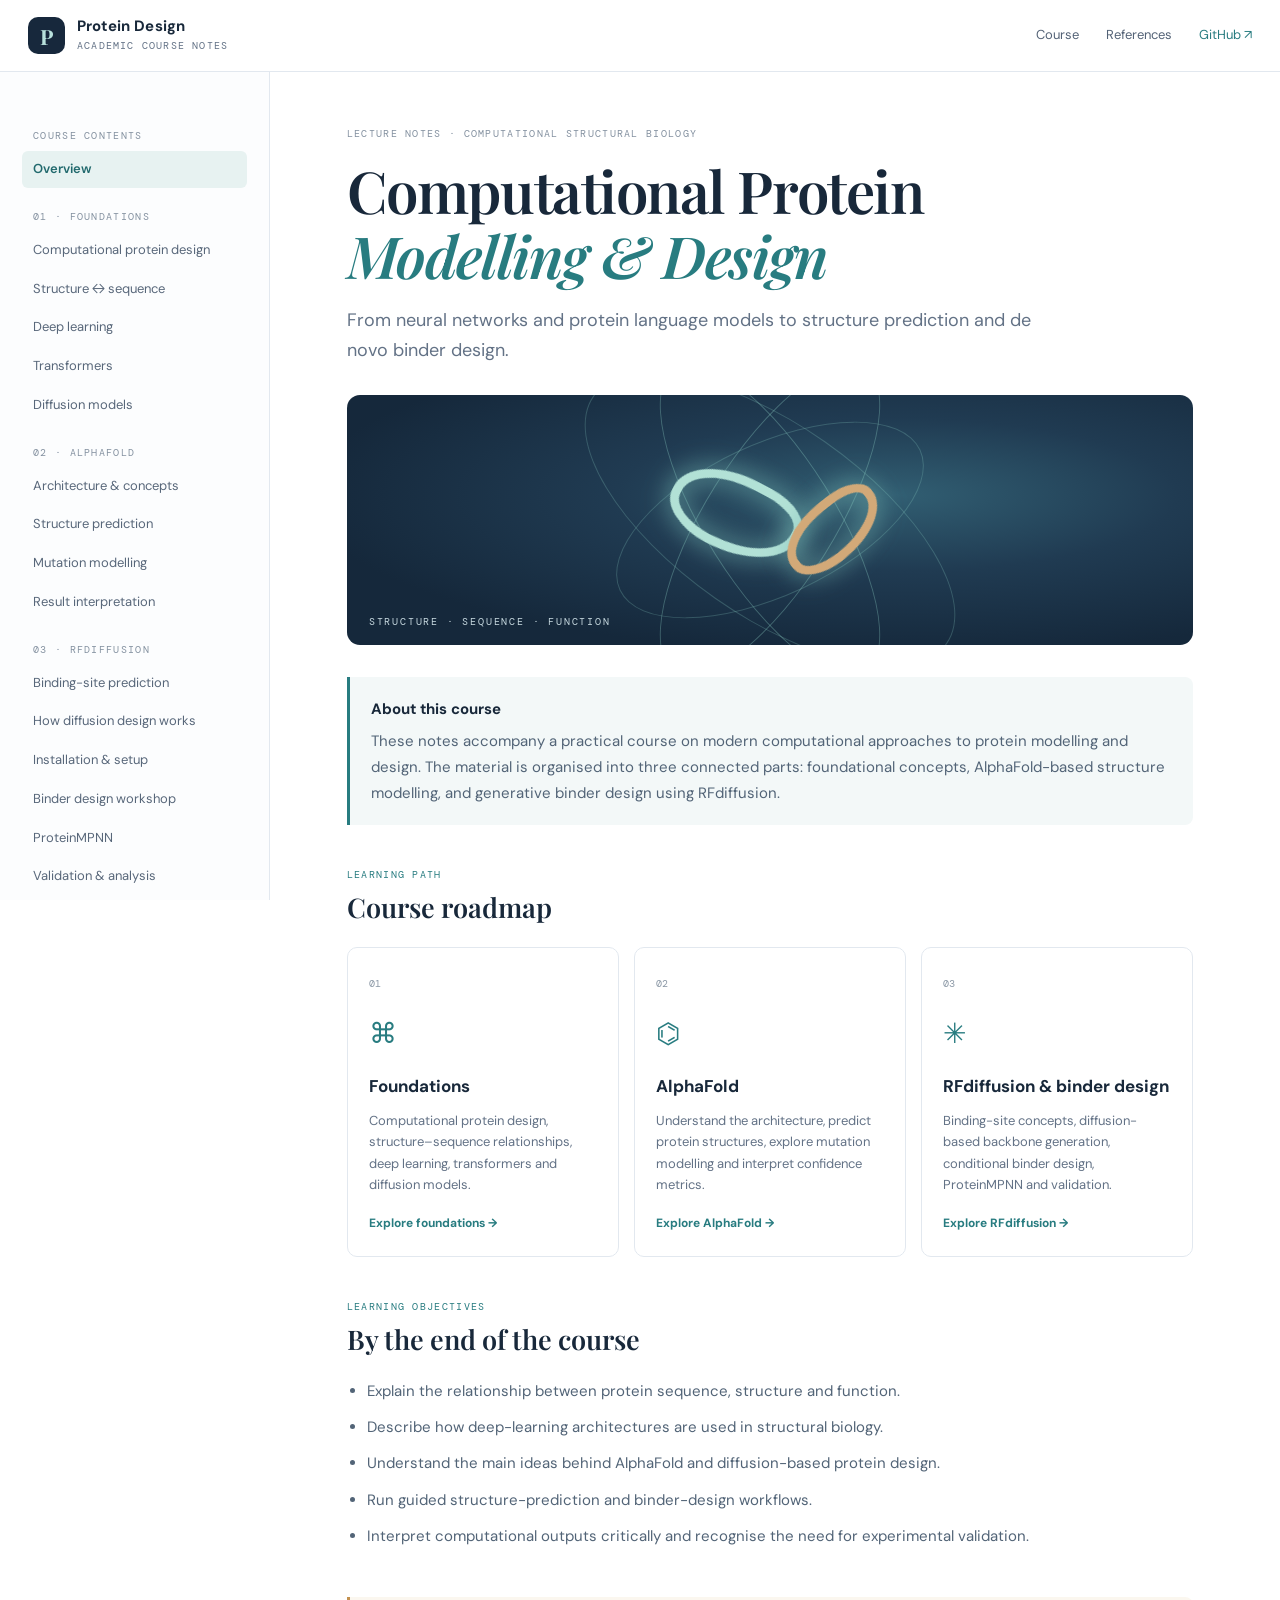
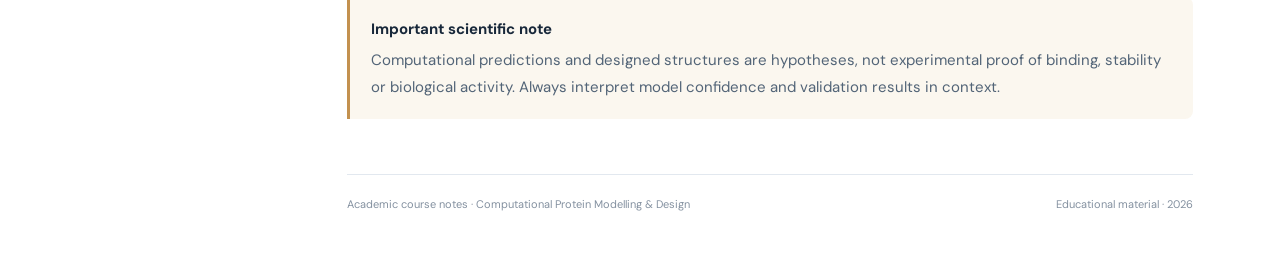
<file: index.html>
<!doctype html>
<html lang="en">
<head>
  <meta charset="utf-8"><meta name="viewport" content="width=device-width, initial-scale=1">
  <meta name="description" content="Academic course notes on computational protein modelling, AlphaFold and de novo binder design with RFdiffusion.">
  <title>Computational Protein Design | Course Notes</title>
  <link rel="stylesheet" href="assets/style.css">
</head>
<body>
<header class="topbar">
  <a class="brand" href="index.html"><span class="brand-mark">P</span><span>Protein Design<br><small>ACADEMIC COURSE NOTES</small></span></a>
  <button class="menu-toggle" aria-label="Toggle navigation" aria-expanded="false">☰</button>
  <nav class="top-links"><a href="#course">Course</a><a href="references.html">References</a><a class="github-link" href="https://github.com/" target="_blank" rel="noreferrer">GitHub ↗</a></nav>
</header>
<div class="layout">
  <aside class="sidebar">
    <div class="side-label">COURSE CONTENTS</div>
    <a class="side-link active" href="index.html">Overview</a>
    <div class="side-label">01 · FOUNDATIONS</div>
    <a class="side-link" href="foundations.html#intro">Computational protein design</a>
    <a class="side-link" href="foundations.html#approaches">Structure ↔ sequence</a>
    <a class="side-link" href="foundations.html#deep-learning">Deep learning</a>
    <a class="side-link" href="foundations.html#transformers">Transformers</a>
    <a class="side-link" href="foundations.html#diffusion">Diffusion models</a>
    <div class="side-label">02 · ALPHAFOLD</div>
    <a class="side-link" href="alphafold.html#architecture">Architecture & concepts</a>
    <a class="side-link" href="alphafold.html#prediction">Structure prediction</a>
    <a class="side-link" href="alphafold.html#mutations">Mutation modelling</a>
    <a class="side-link" href="alphafold.html#analysis">Result interpretation</a>
    <div class="side-label">03 · RFDIFFUSION</div>
    <a class="side-link" href="rfdiffusion.html#binding-sites">Binding-site prediction</a>
    <a class="side-link" href="rfdiffusion.html#theory">How diffusion design works</a>
    <a class="side-link" href="rfdiffusion.html#setup">Installation & setup</a>
    <a class="side-link" href="rfdiffusion.html#binder-design">Binder design workshop</a>
    <a class="side-link" href="rfdiffusion.html#mpnn">ProteinMPNN</a>
    <a class="side-link" href="rfdiffusion.html#validation">Validation & analysis</a>
    <a class="side-link" href="references.html">References & resources</a>
  </aside>
  <main class="content">
    <div class="eyebrow">LECTURE NOTES · COMPUTATIONAL STRUCTURAL BIOLOGY</div>
    <h1>Computational Protein<br><em>Modelling & Design</em></h1>
    <p class="lead">From neural networks and protein language models to structure prediction and de novo binder design.</p>
    <div class="hero-art" role="img" aria-label="Abstract protein structure illustration">
      <div class="hero-orbit orbit-one"></div><div class="hero-orbit orbit-two"></div>
      <div class="protein protein-a"></div><div class="protein protein-b"></div>
      <div class="hero-caption">STRUCTURE · SEQUENCE · FUNCTION</div>
    </div>
    <div class="callout"><strong>About this course</strong><p>These notes accompany a practical course on modern computational approaches to protein modelling and design. The material is organised into three connected parts: foundational concepts, AlphaFold-based structure modelling, and generative binder design using RFdiffusion.</p></div>
    <section id="course">
      <div class="section-kicker">LEARNING PATH</div><h2>Course roadmap</h2>
      <div class="cards">
        <a class="course-card" href="foundations.html"><span class="card-number">01</span><span class="card-icon">⌘</span><h3>Foundations</h3><p>Computational protein design, structure–sequence relationships, deep learning, transformers and diffusion models.</p><span class="card-cta">Explore foundations →</span></a>
        <a class="course-card" href="alphafold.html"><span class="card-number">02</span><span class="card-icon">⌬</span><h3>AlphaFold</h3><p>Understand the architecture, predict protein structures, explore mutation modelling and interpret confidence metrics.</p><span class="card-cta">Explore AlphaFold →</span></a>
        <a class="course-card" href="rfdiffusion.html"><span class="card-number">03</span><span class="card-icon">✳</span><h3>RFdiffusion & binder design</h3><p>Binding-site concepts, diffusion-based backbone generation, conditional binder design, ProteinMPNN and validation.</p><span class="card-cta">Explore RFdiffusion →</span></a>
      </div>
    </section>
    <section><div class="section-kicker">LEARNING OBJECTIVES</div><h2>By the end of the course</h2>
      <ul class="check-list"><li>Explain the relationship between protein sequence, structure and function.</li><li>Describe how deep-learning architectures are used in structural biology.</li><li>Understand the main ideas behind AlphaFold and diffusion-based protein design.</li><li>Run guided structure-prediction and binder-design workflows.</li><li>Interpret computational outputs critically and recognise the need for experimental validation.</li></ul>
    </section>
    <div class="notice"><strong>Important scientific note</strong><p>Computational predictions and designed structures are hypotheses, not experimental proof of binding, stability or biological activity. Always interpret model confidence and validation results in context.</p></div>
    <footer>Academic course notes · Computational Protein Modelling & Design <span>Educational material · 2026</span></footer>
  </main>
</div>
<script src="assets/site.js"></script>
</body></html>
</file>
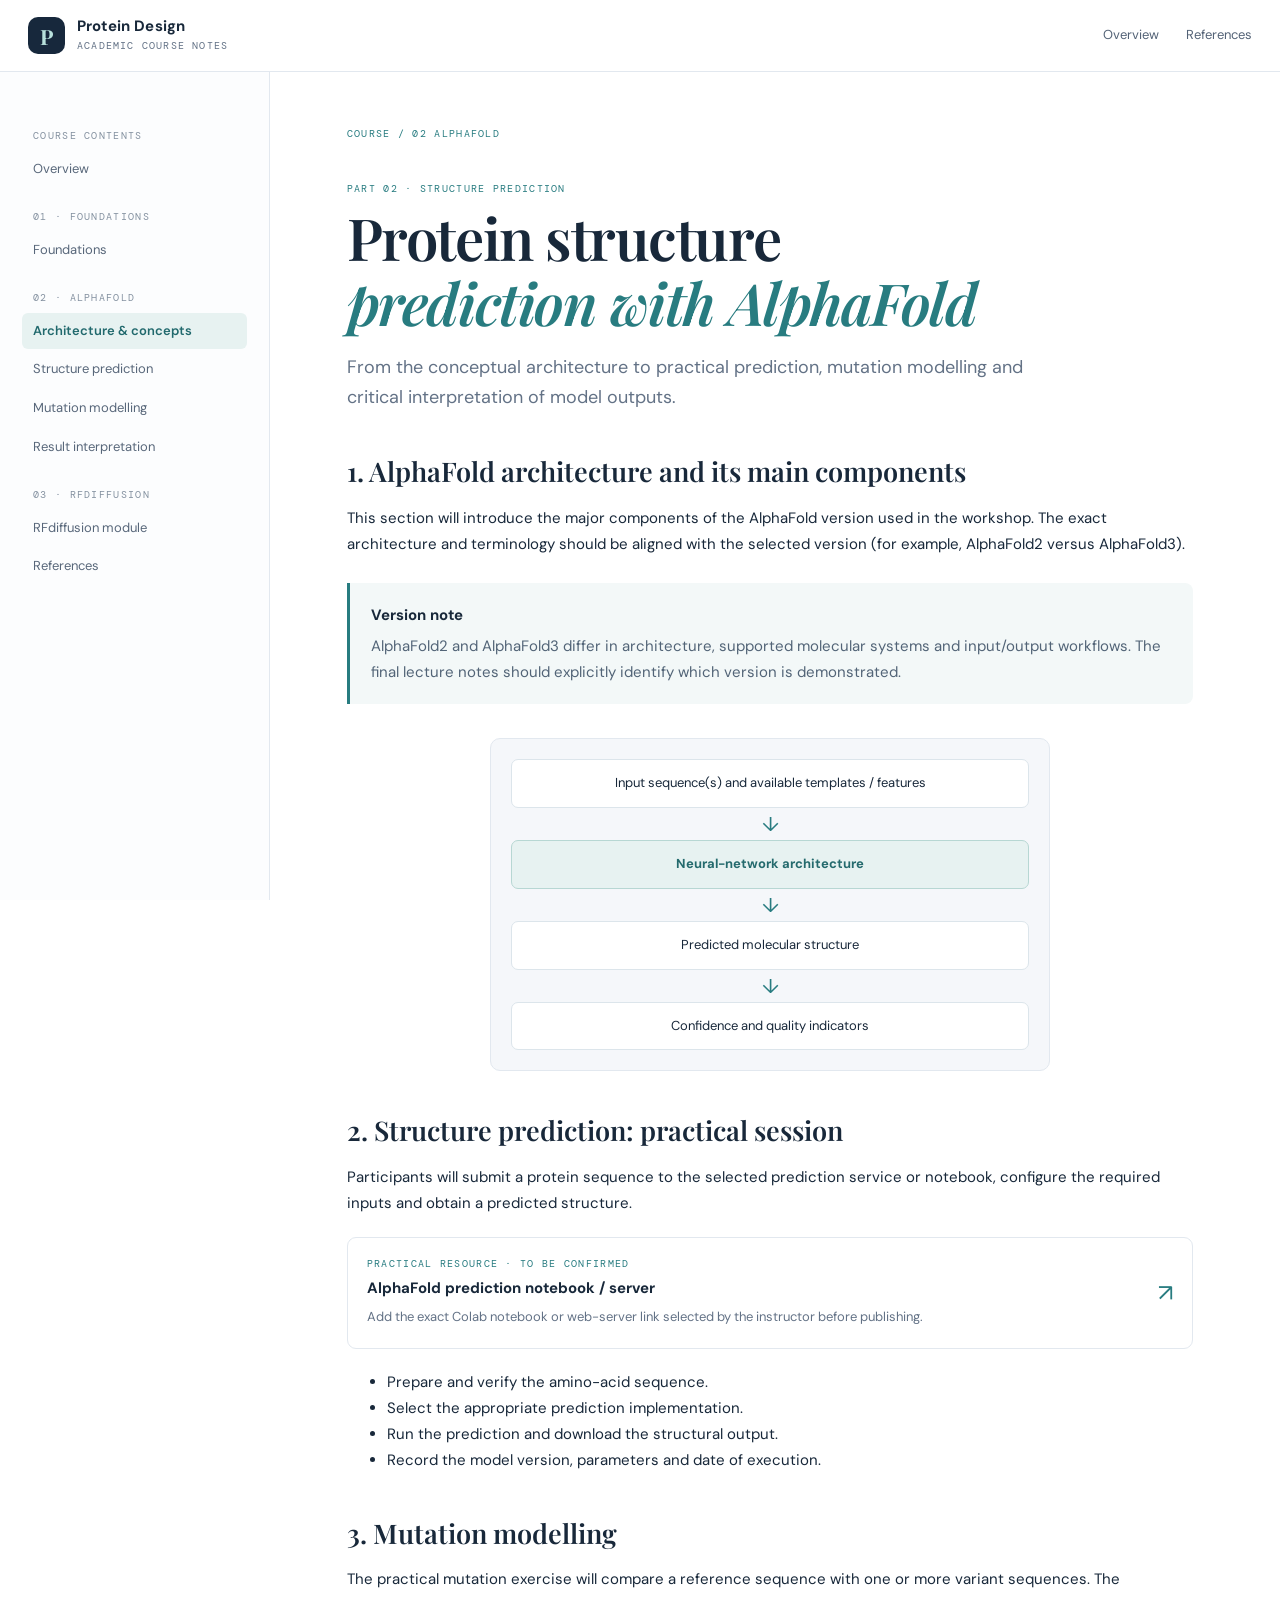
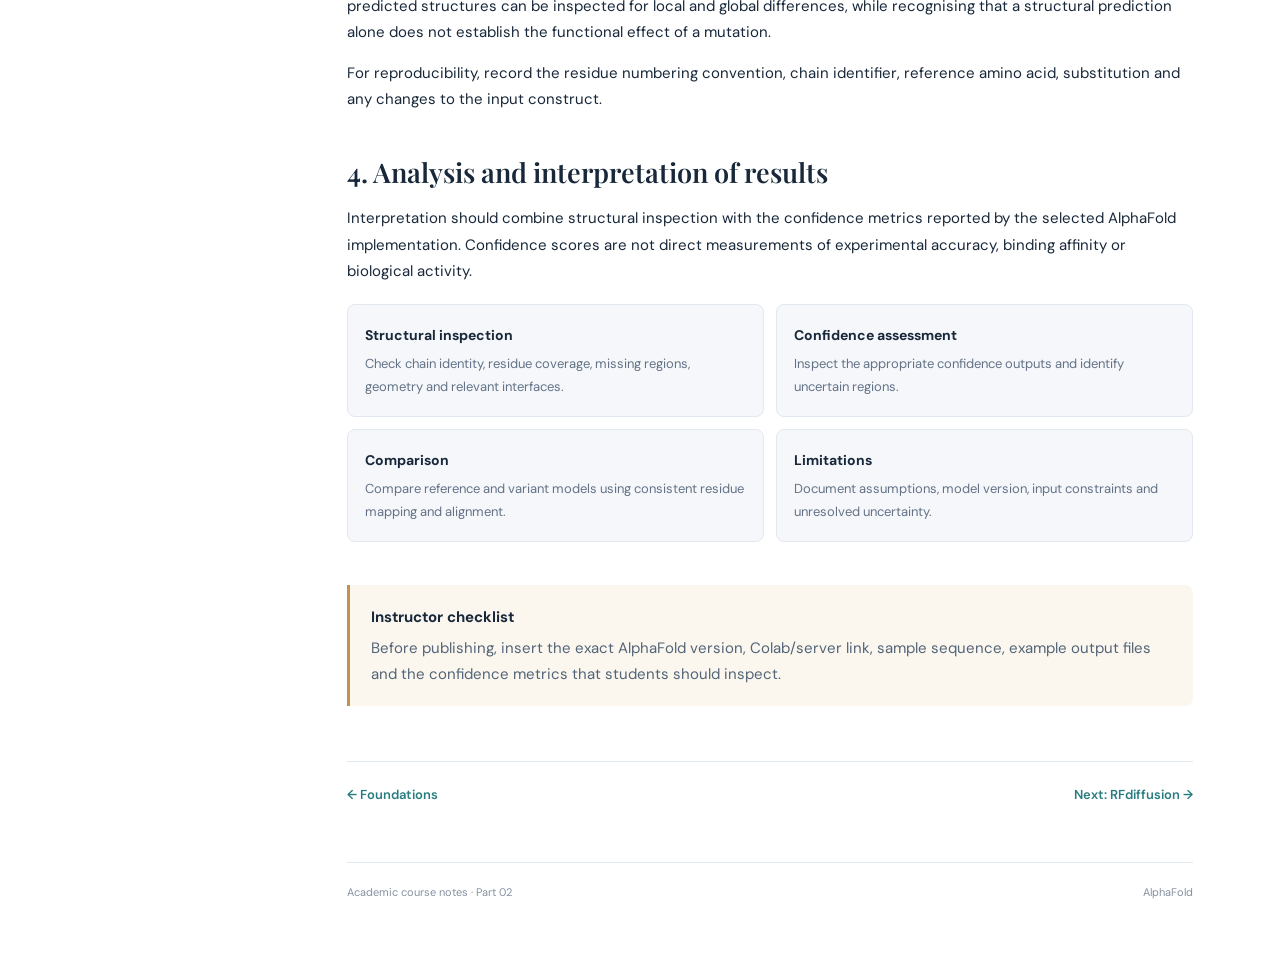
<file: alphafold.html>
<!doctype html>
<html lang="en"><head><meta charset="utf-8"><meta name="viewport" content="width=device-width, initial-scale=1"><title>AlphaFold | Computational Protein Design</title><link rel="stylesheet" href="assets/style.css"></head>
<body><header class="topbar"><a class="brand" href="index.html"><span class="brand-mark">P</span><span>Protein Design<br><small>ACADEMIC COURSE NOTES</small></span></a><button class="menu-toggle" aria-label="Toggle navigation" aria-expanded="false">☰</button><nav class="top-links"><a href="index.html">Overview</a><a href="references.html">References</a></nav></header>
<div class="layout"><aside class="sidebar"><div class="side-label">COURSE CONTENTS</div><a class="side-link" href="index.html">Overview</a><div class="side-label">01 · FOUNDATIONS</div><a class="side-link" href="foundations.html">Foundations</a><div class="side-label">02 · ALPHAFOLD</div><a class="side-link active" href="#architecture">Architecture & concepts</a><a class="side-link" href="#prediction">Structure prediction</a><a class="side-link" href="#mutations">Mutation modelling</a><a class="side-link" href="#analysis">Result interpretation</a><div class="side-label">03 · RFDIFFUSION</div><a class="side-link" href="rfdiffusion.html">RFdiffusion module</a><a class="side-link" href="references.html">References</a></aside>
<main class="content"><div class="breadcrumb">COURSE / 02 ALPHAFOLD</div><div class="section-kicker">PART 02 · STRUCTURE PREDICTION</div><h1>Protein structure<br><em>prediction with AlphaFold</em></h1><p class="lead">From the conceptual architecture to practical prediction, mutation modelling and critical interpretation of model outputs.</p>
<section id="architecture"><h2>1. AlphaFold architecture and its main components</h2><p>This section will introduce the major components of the AlphaFold version used in the workshop. The exact architecture and terminology should be aligned with the selected version (for example, AlphaFold2 versus AlphaFold3).</p><div class="callout"><strong>Version note</strong><p>AlphaFold2 and AlphaFold3 differ in architecture, supported molecular systems and input/output workflows. The final lecture notes should explicitly identify which version is demonstrated.</p></div><div class="diagram"><div class="diagram-node">Input sequence(s) and available templates / features</div><div class="diagram-down">↓</div><div class="diagram-node accent-node">Neural-network architecture</div><div class="diagram-down">↓</div><div class="diagram-node">Predicted molecular structure</div><div class="diagram-down">↓</div><div class="diagram-node">Confidence and quality indicators</div></div></section>
<section id="prediction"><h2>2. Structure prediction: practical session</h2><p>Participants will submit a protein sequence to the selected prediction service or notebook, configure the required inputs and obtain a predicted structure.</p><div class="resource-card"><div><span class="resource-label">PRACTICAL RESOURCE · TO BE CONFIRMED</span><b>AlphaFold prediction notebook / server</b><p>Add the exact Colab notebook or web-server link selected by the instructor before publishing.</p></div><span class="resource-icon">↗</span></div><ul><li>Prepare and verify the amino-acid sequence.</li><li>Select the appropriate prediction implementation.</li><li>Run the prediction and download the structural output.</li><li>Record the model version, parameters and date of execution.</li></ul></section>
<section id="mutations"><h2>3. Mutation modelling</h2><p>The practical mutation exercise will compare a reference sequence with one or more variant sequences. The predicted structures can be inspected for local and global differences, while recognising that a structural prediction alone does not establish the functional effect of a mutation.</p><p>For reproducibility, record the residue numbering convention, chain identifier, reference amino acid, substitution and any changes to the input construct.</p></section>
<section id="analysis"><h2>4. Analysis and interpretation of results</h2><p>Interpretation should combine structural inspection with the confidence metrics reported by the selected AlphaFold implementation. Confidence scores are not direct measurements of experimental accuracy, binding affinity or biological activity.</p><div class="concept-grid"><div class="concept"><b>Structural inspection</b><p>Check chain identity, residue coverage, missing regions, geometry and relevant interfaces.</p></div><div class="concept"><b>Confidence assessment</b><p>Inspect the appropriate confidence outputs and identify uncertain regions.</p></div><div class="concept"><b>Comparison</b><p>Compare reference and variant models using consistent residue mapping and alignment.</p></div><div class="concept"><b>Limitations</b><p>Document assumptions, model version, input constraints and unresolved uncertainty.</p></div></div></section>
<div class="notice"><strong>Instructor checklist</strong><p>Before publishing, insert the exact AlphaFold version, Colab/server link, sample sequence, example output files and the confidence metrics that students should inspect.</p></div>
<div class="page-nav"><a href="foundations.html">← Foundations</a><a href="rfdiffusion.html">Next: RFdiffusion →</a></div><footer>Academic course notes · Part 02 <span>AlphaFold</span></footer></main></div><script src="assets/site.js"></script></body></html>
</file>
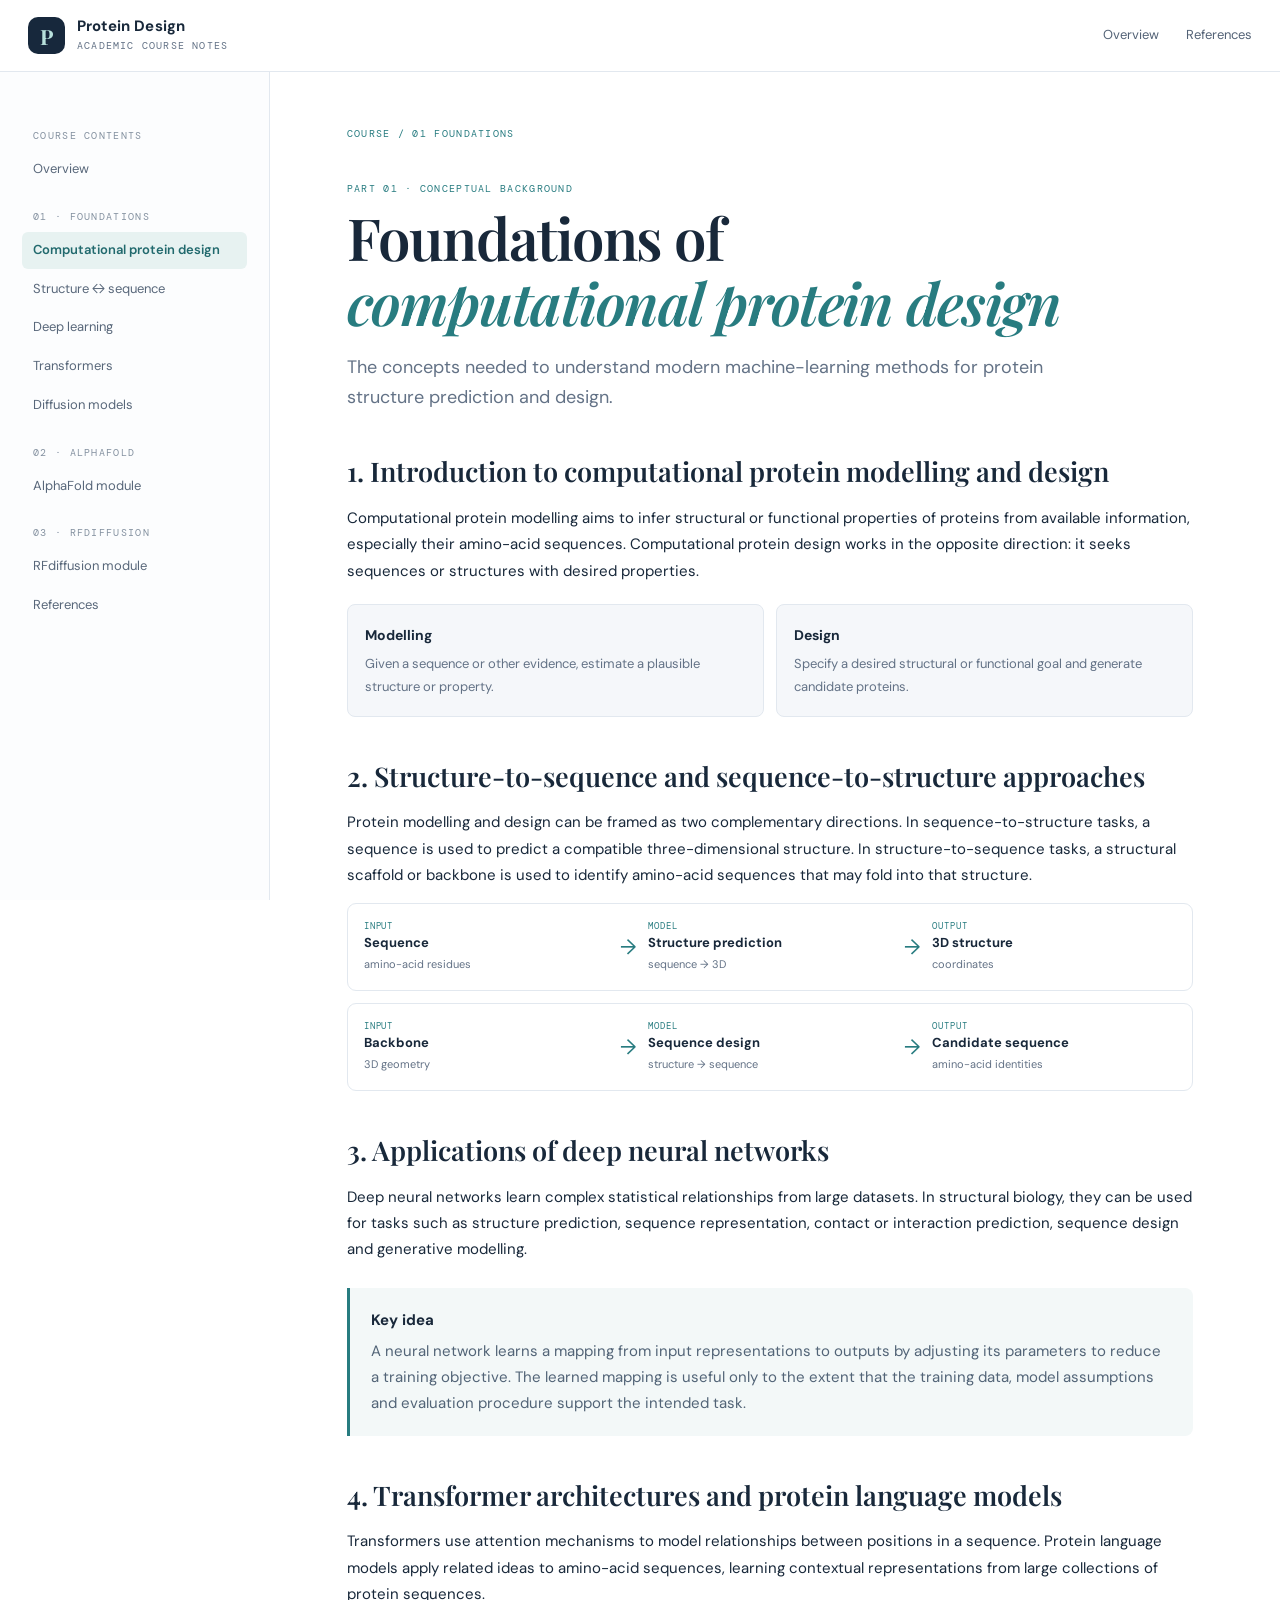
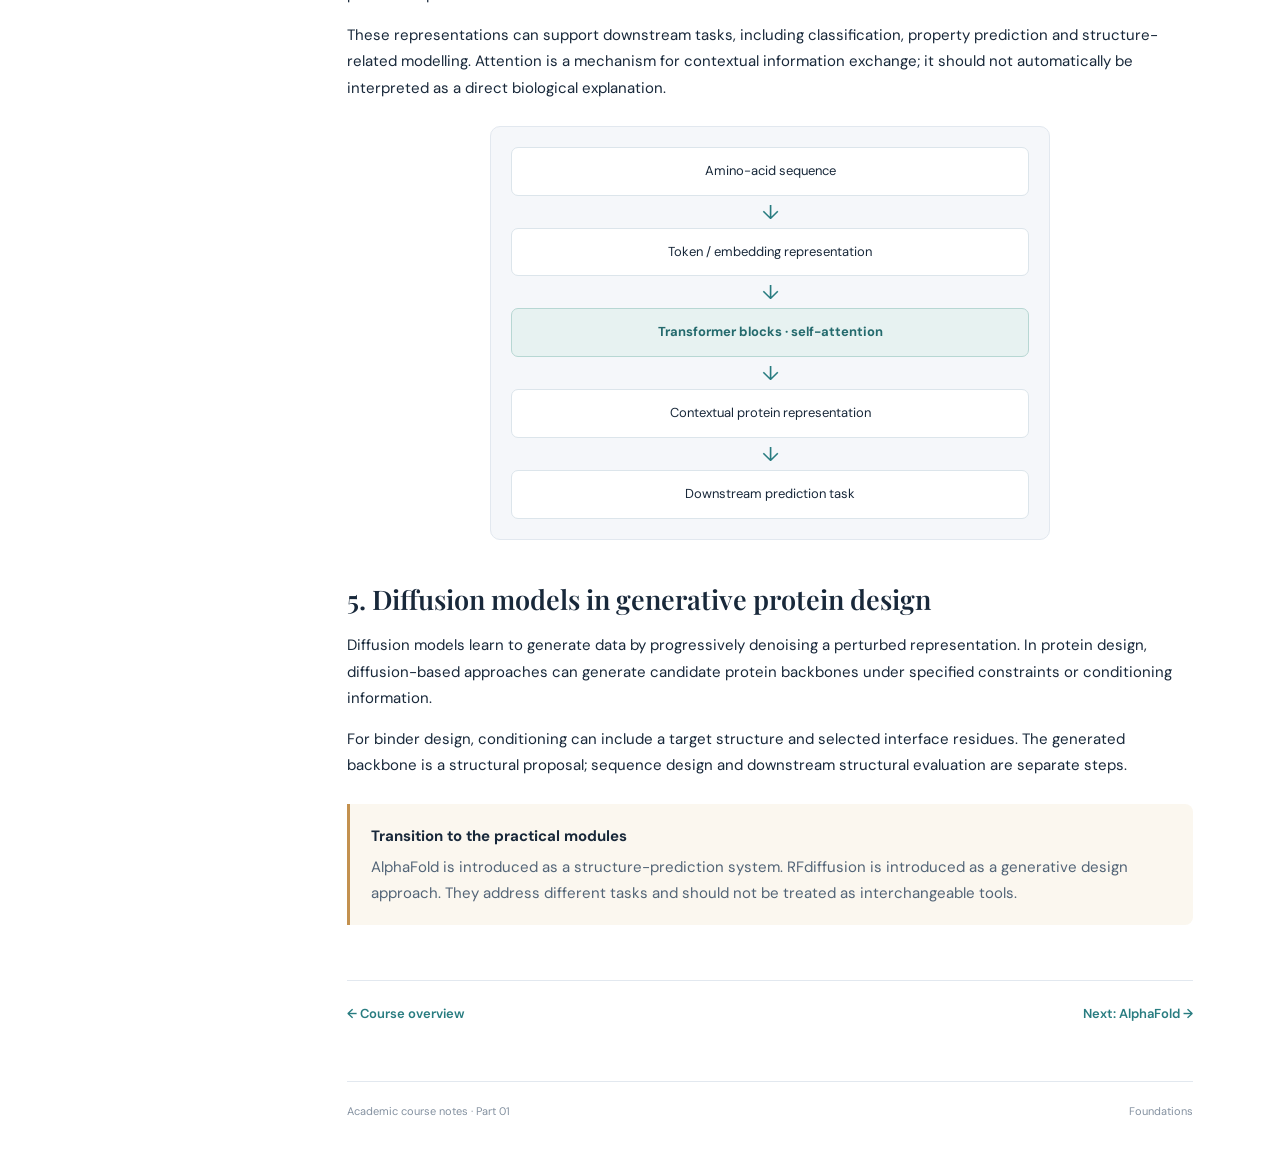
<file: foundations.html>
<!doctype html>
<html lang="en"><head><meta charset="utf-8"><meta name="viewport" content="width=device-width, initial-scale=1"><title>Foundations | Computational Protein Design</title><link rel="stylesheet" href="assets/style.css"></head>
<body><header class="topbar"><a class="brand" href="index.html"><span class="brand-mark">P</span><span>Protein Design<br><small>ACADEMIC COURSE NOTES</small></span></a><button class="menu-toggle" aria-label="Toggle navigation" aria-expanded="false">☰</button><nav class="top-links"><a href="index.html">Overview</a><a href="references.html">References</a></nav></header>
<div class="layout"><aside class="sidebar"><div class="side-label">COURSE CONTENTS</div><a class="side-link" href="index.html">Overview</a><div class="side-label">01 · FOUNDATIONS</div><a class="side-link active" href="#intro">Computational protein design</a><a class="side-link" href="#approaches">Structure ↔ sequence</a><a class="side-link" href="#deep-learning">Deep learning</a><a class="side-link" href="#transformers">Transformers</a><a class="side-link" href="#diffusion">Diffusion models</a><div class="side-label">02 · ALPHAFOLD</div><a class="side-link" href="alphafold.html">AlphaFold module</a><div class="side-label">03 · RFDIFFUSION</div><a class="side-link" href="rfdiffusion.html">RFdiffusion module</a><a class="side-link" href="references.html">References</a></aside>
<main class="content"><div class="breadcrumb">COURSE / 01 FOUNDATIONS</div><div class="section-kicker">PART 01 · CONCEPTUAL BACKGROUND</div><h1>Foundations of<br><em>computational protein design</em></h1><p class="lead">The concepts needed to understand modern machine-learning methods for protein structure prediction and design.</p>
<section id="intro"><h2>1. Introduction to computational protein modelling and design</h2><p>Computational protein modelling aims to infer structural or functional properties of proteins from available information, especially their amino-acid sequences. Computational protein design works in the opposite direction: it seeks sequences or structures with desired properties.</p><div class="concept-grid"><div class="concept"><b>Modelling</b><p>Given a sequence or other evidence, estimate a plausible structure or property.</p></div><div class="concept"><b>Design</b><p>Specify a desired structural or functional goal and generate candidate proteins.</p></div></div></section>
<section id="approaches"><h2>2. Structure-to-sequence and sequence-to-structure approaches</h2><p>Protein modelling and design can be framed as two complementary directions. In sequence-to-structure tasks, a sequence is used to predict a compatible three-dimensional structure. In structure-to-sequence tasks, a structural scaffold or backbone is used to identify amino-acid sequences that may fold into that structure.</p><div class="flow"><div><span>INPUT</span><b>Sequence</b><small>amino-acid residues</small></div><div class="flow-arrow">→</div><div><span>MODEL</span><b>Structure prediction</b><small>sequence → 3D</small></div><div class="flow-arrow">→</div><div><span>OUTPUT</span><b>3D structure</b><small>coordinates</small></div></div><div class="flow"><div><span>INPUT</span><b>Backbone</b><small>3D geometry</small></div><div class="flow-arrow">→</div><div><span>MODEL</span><b>Sequence design</b><small>structure → sequence</small></div><div class="flow-arrow">→</div><div><span>OUTPUT</span><b>Candidate sequence</b><small>amino-acid identities</small></div></div></section>
<section id="deep-learning"><h2>3. Applications of deep neural networks</h2><p>Deep neural networks learn complex statistical relationships from large datasets. In structural biology, they can be used for tasks such as structure prediction, sequence representation, contact or interaction prediction, sequence design and generative modelling.</p><div class="callout"><strong>Key idea</strong><p>A neural network learns a mapping from input representations to outputs by adjusting its parameters to reduce a training objective. The learned mapping is useful only to the extent that the training data, model assumptions and evaluation procedure support the intended task.</p></div></section>
<section id="transformers"><h2>4. Transformer architectures and protein language models</h2><p>Transformers use attention mechanisms to model relationships between positions in a sequence. Protein language models apply related ideas to amino-acid sequences, learning contextual representations from large collections of protein sequences.</p><p>These representations can support downstream tasks, including classification, property prediction and structure-related modelling. Attention is a mechanism for contextual information exchange; it should not automatically be interpreted as a direct biological explanation.</p><div class="diagram"><div class="diagram-node">Amino-acid sequence</div><div class="diagram-down">↓</div><div class="diagram-node">Token / embedding representation</div><div class="diagram-down">↓</div><div class="diagram-node accent-node">Transformer blocks · self-attention</div><div class="diagram-down">↓</div><div class="diagram-node">Contextual protein representation</div><div class="diagram-down">↓</div><div class="diagram-node">Downstream prediction task</div></div></section>
<section id="diffusion"><h2>5. Diffusion models in generative protein design</h2><p>Diffusion models learn to generate data by progressively denoising a perturbed representation. In protein design, diffusion-based approaches can generate candidate protein backbones under specified constraints or conditioning information.</p><p>For binder design, conditioning can include a target structure and selected interface residues. The generated backbone is a structural proposal; sequence design and downstream structural evaluation are separate steps.</p><div class="notice"><strong>Transition to the practical modules</strong><p>AlphaFold is introduced as a structure-prediction system. RFdiffusion is introduced as a generative design approach. They address different tasks and should not be treated as interchangeable tools.</p></div></section>
<div class="page-nav"><a href="index.html">← Course overview</a><a href="alphafold.html">Next: AlphaFold →</a></div><footer>Academic course notes · Part 01 <span>Foundations</span></footer></main></div><script src="assets/site.js"></script></body></html>
</file>
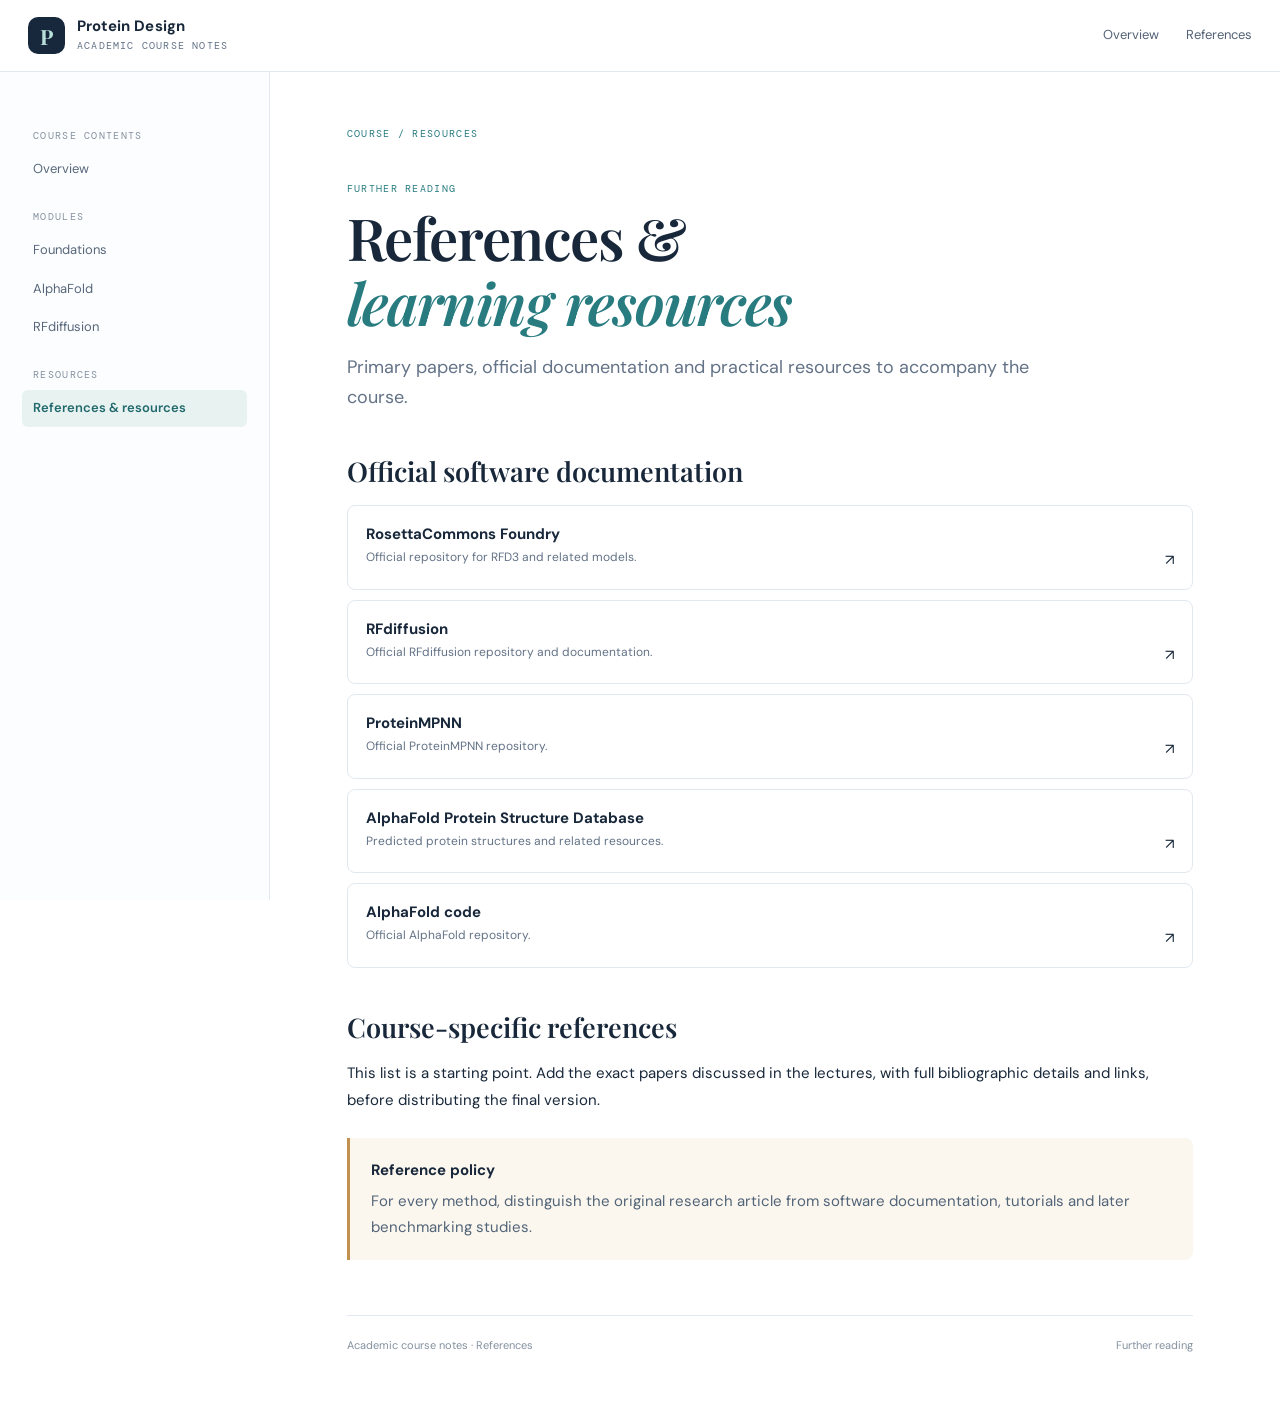
<file: references.html>
<!doctype html>
<html lang="en"><head><meta charset="utf-8"><meta name="viewport" content="width=device-width, initial-scale=1"><title>References | Computational Protein Design</title><link rel="stylesheet" href="assets/style.css"></head>
<body><header class="topbar"><a class="brand" href="index.html"><span class="brand-mark">P</span><span>Protein Design<br><small>ACADEMIC COURSE NOTES</small></span></a><button class="menu-toggle" aria-label="Toggle navigation" aria-expanded="false">☰</button><nav class="top-links"><a href="index.html">Overview</a><a href="references.html">References</a></nav></header>
<div class="layout"><aside class="sidebar"><div class="side-label">COURSE CONTENTS</div><a class="side-link" href="index.html">Overview</a><div class="side-label">MODULES</div><a class="side-link" href="foundations.html">Foundations</a><a class="side-link" href="alphafold.html">AlphaFold</a><a class="side-link" href="rfdiffusion.html">RFdiffusion</a><div class="side-label">RESOURCES</div><a class="side-link active" href="references.html">References & resources</a></aside>
<main class="content"><div class="breadcrumb">COURSE / RESOURCES</div><div class="section-kicker">FURTHER READING</div><h1>References &<br><em>learning resources</em></h1><p class="lead">Primary papers, official documentation and practical resources to accompany the course.</p>
<section><h2>Official software documentation</h2><div class="reference-list">
<a href="https://github.com/RosettaCommons/foundry" target="_blank" rel="noreferrer"><b>RosettaCommons Foundry</b><span>Official repository for RFD3 and related models.</span>↗</a>
<a href="https://github.com/RosettaCommons/RFdiffusion" target="_blank" rel="noreferrer"><b>RFdiffusion</b><span>Official RFdiffusion repository and documentation.</span>↗</a>
<a href="https://github.com/dauparas/ProteinMPNN" target="_blank" rel="noreferrer"><b>ProteinMPNN</b><span>Official ProteinMPNN repository.</span>↗</a>
<a href="https://alphafold.ebi.ac.uk/" target="_blank" rel="noreferrer"><b>AlphaFold Protein Structure Database</b><span>Predicted protein structures and related resources.</span>↗</a>
<a href="https://github.com/google-deepmind/alphafold" target="_blank" rel="noreferrer"><b>AlphaFold code</b><span>Official AlphaFold repository.</span>↗</a>
</div></section>
<section><h2>Course-specific references</h2><p>This list is a starting point. Add the exact papers discussed in the lectures, with full bibliographic details and links, before distributing the final version.</p><div class="notice"><strong>Reference policy</strong><p>For every method, distinguish the original research article from software documentation, tutorials and later benchmarking studies.</p></div></section>
<footer>Academic course notes · References <span>Further reading</span></footer></main></div><script src="assets/site.js"></script></body></html>
</file>
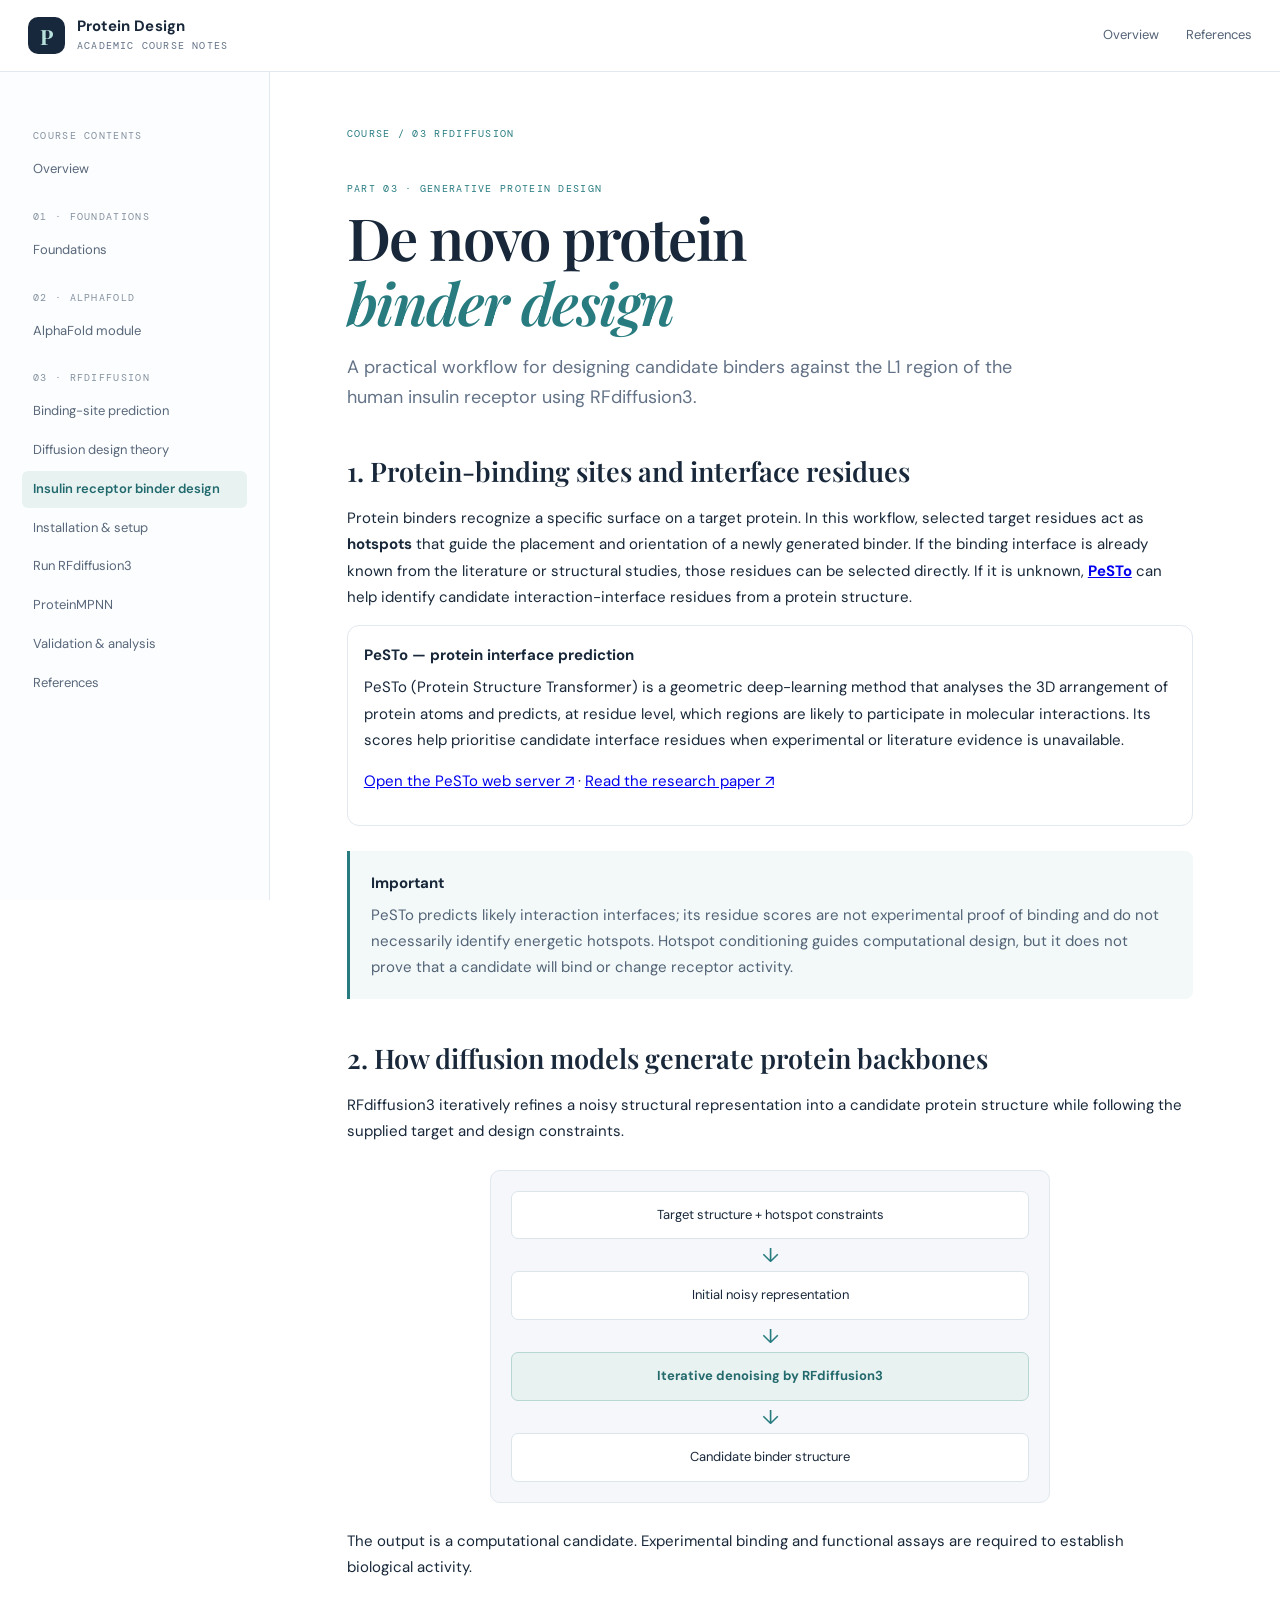
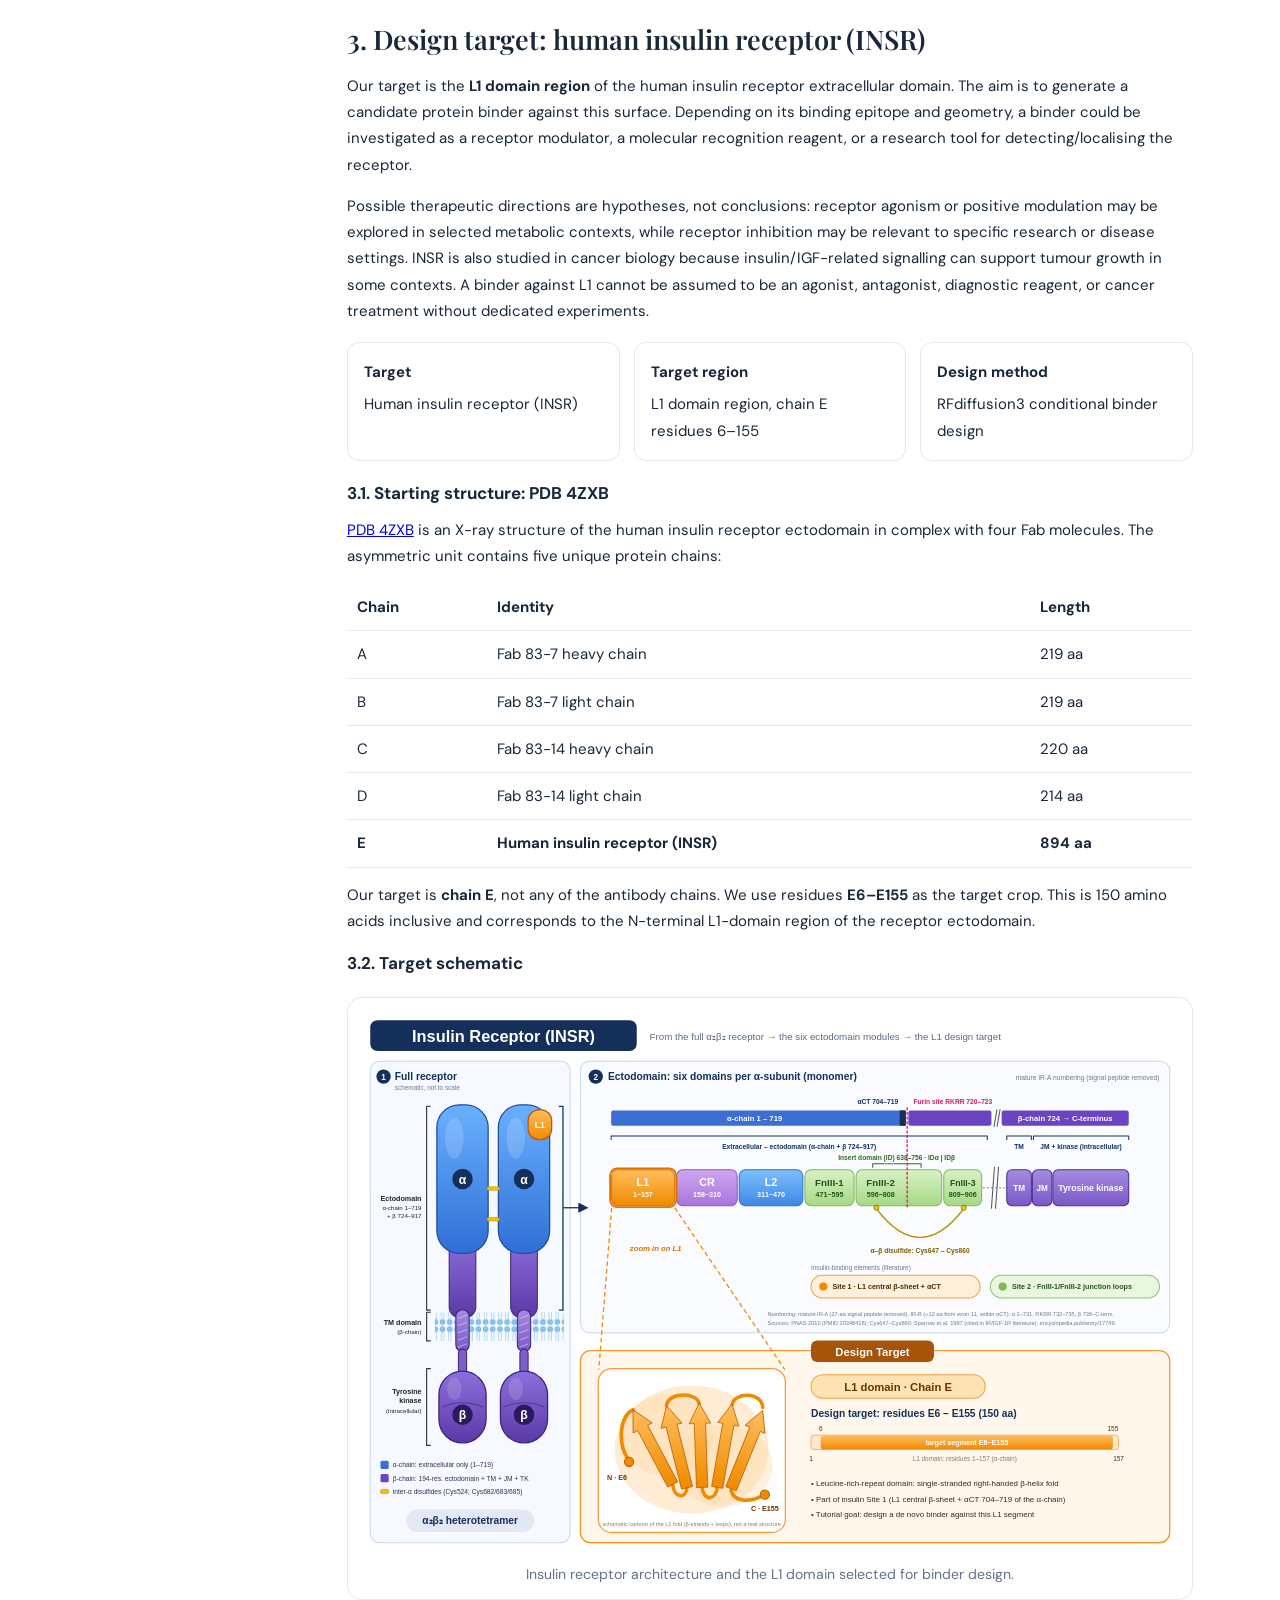
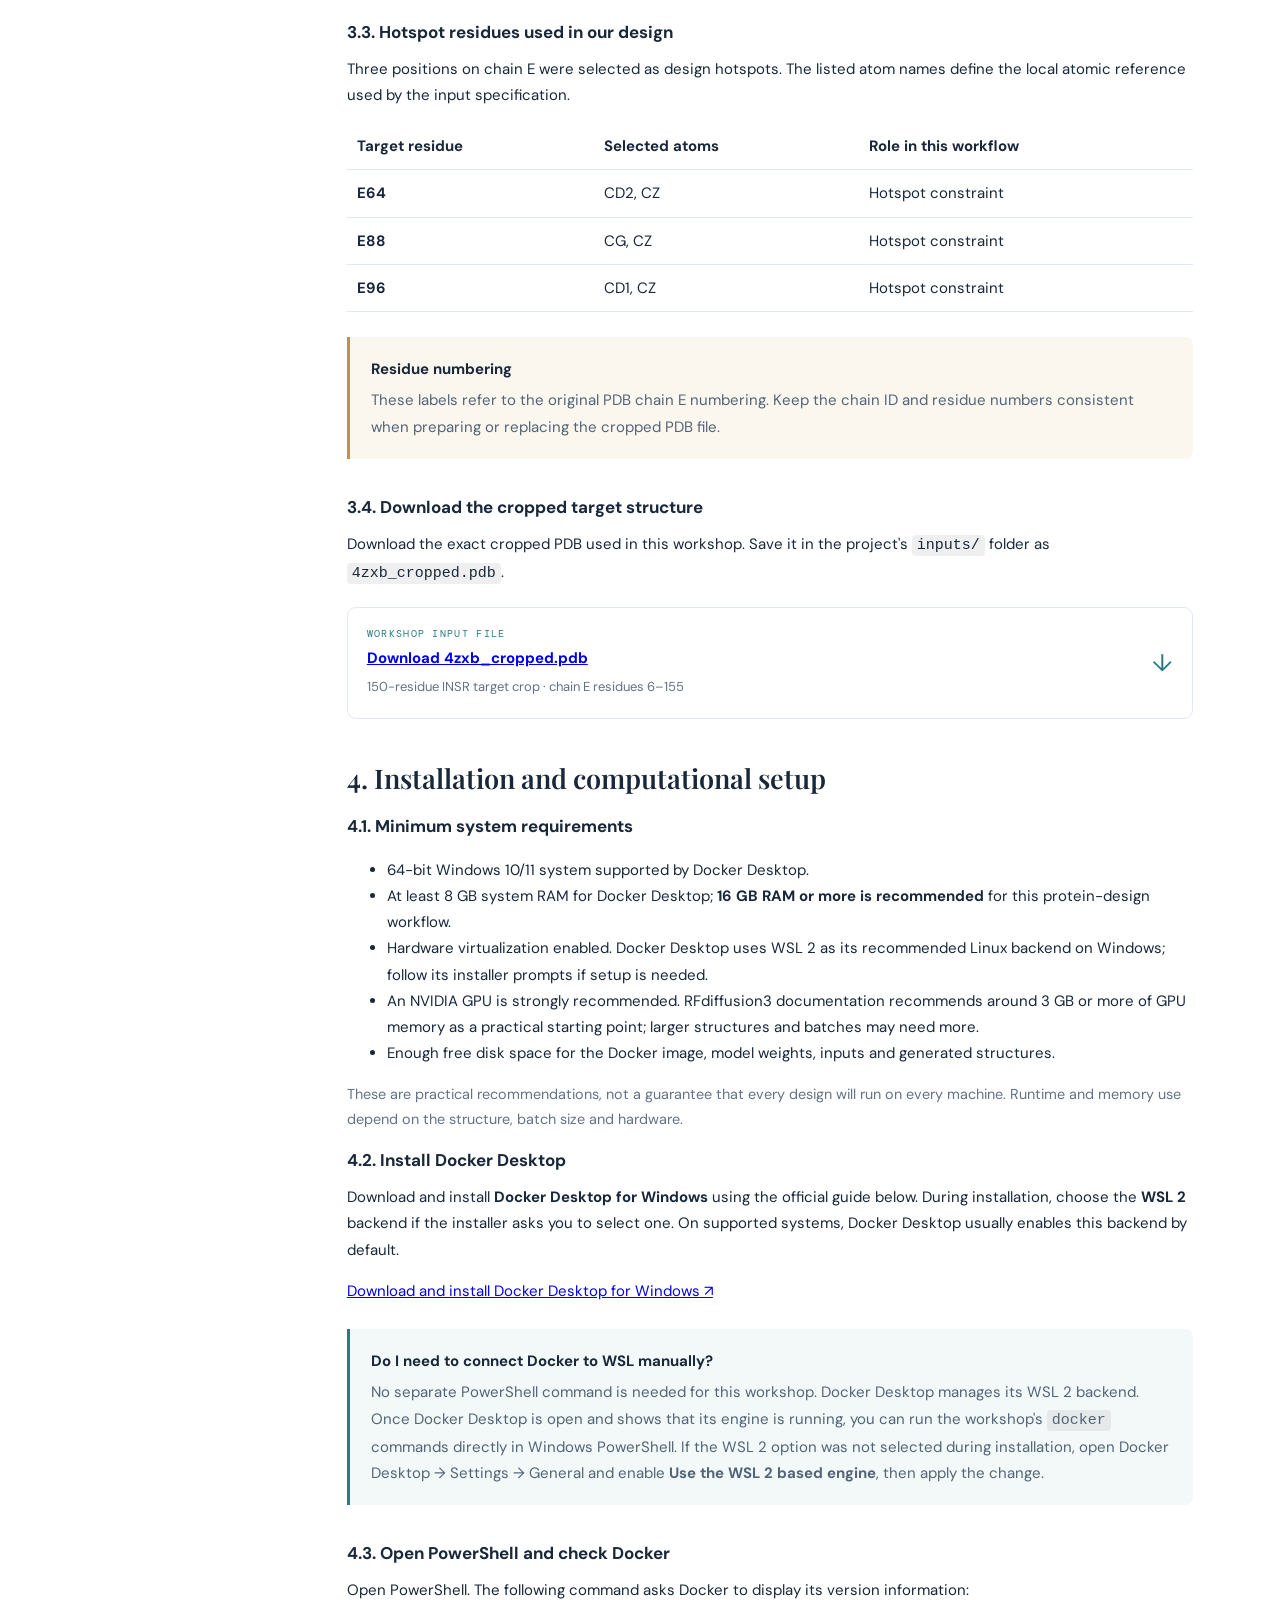
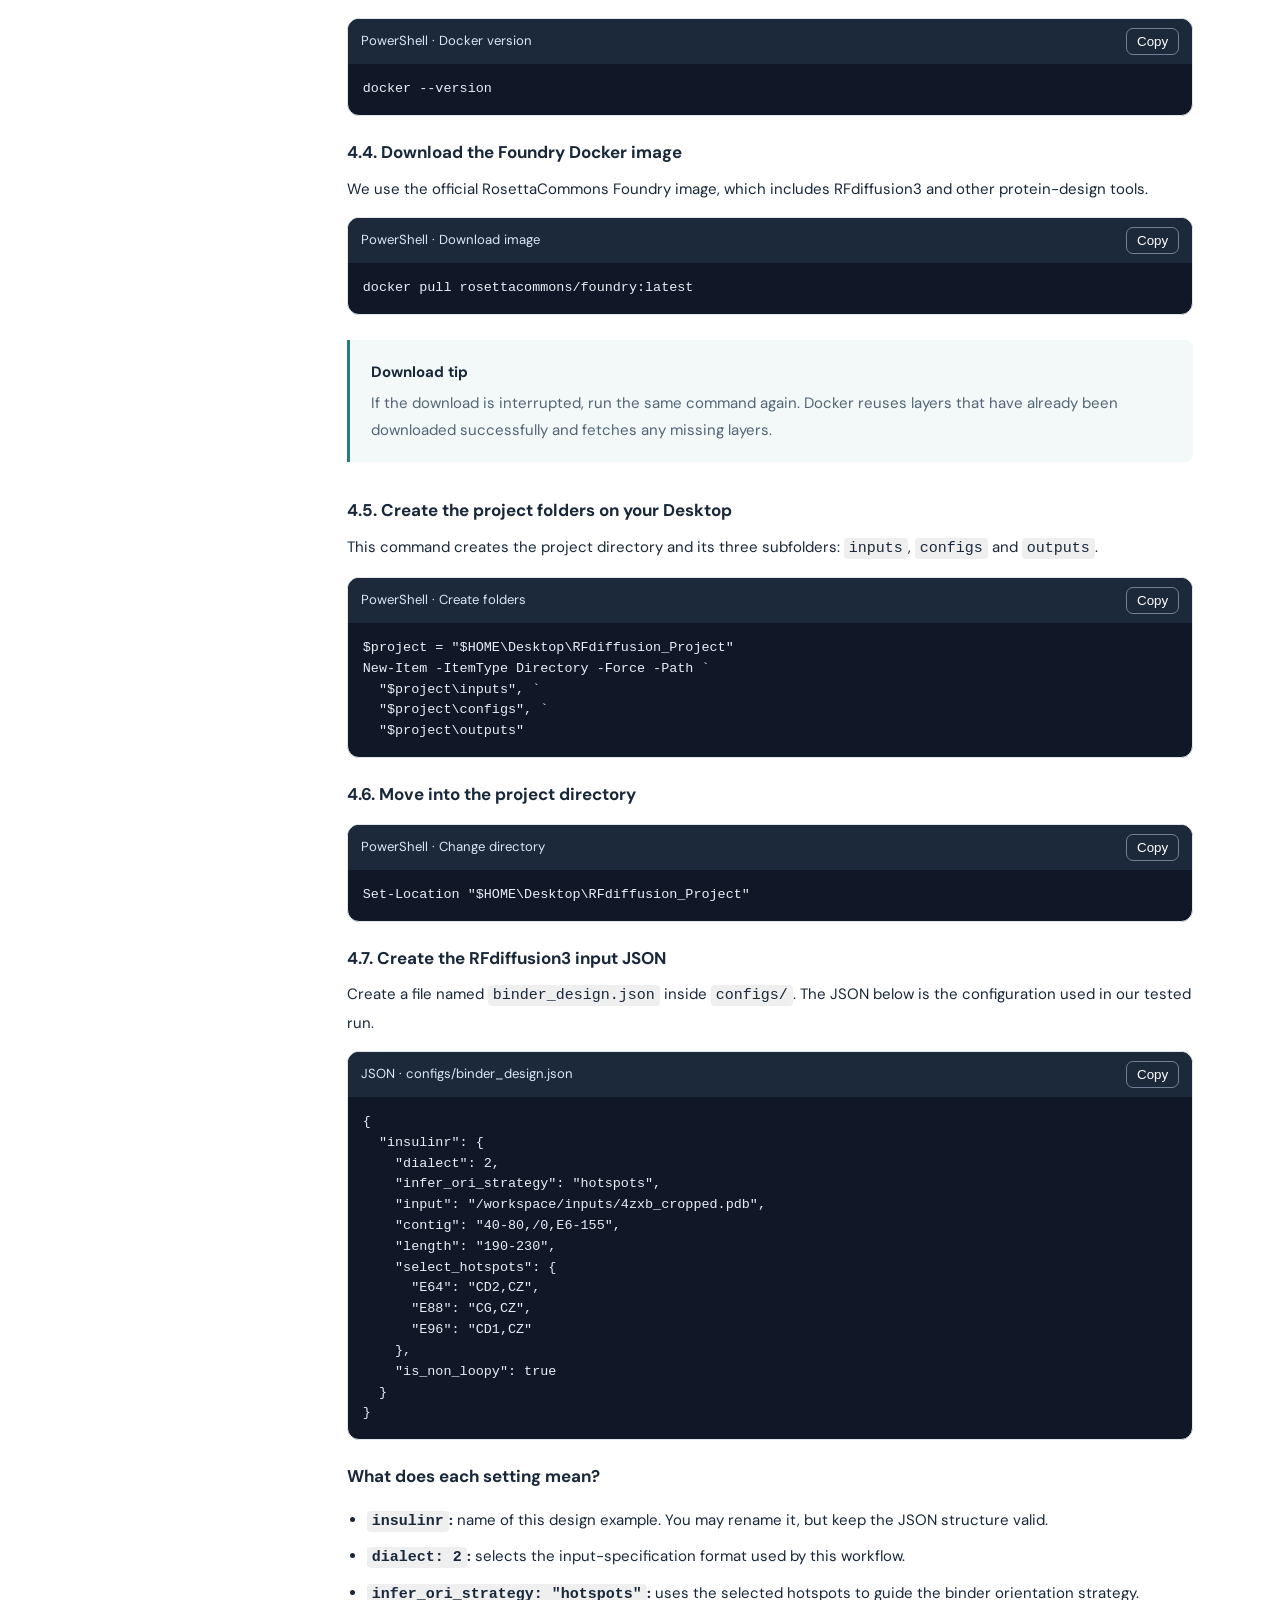
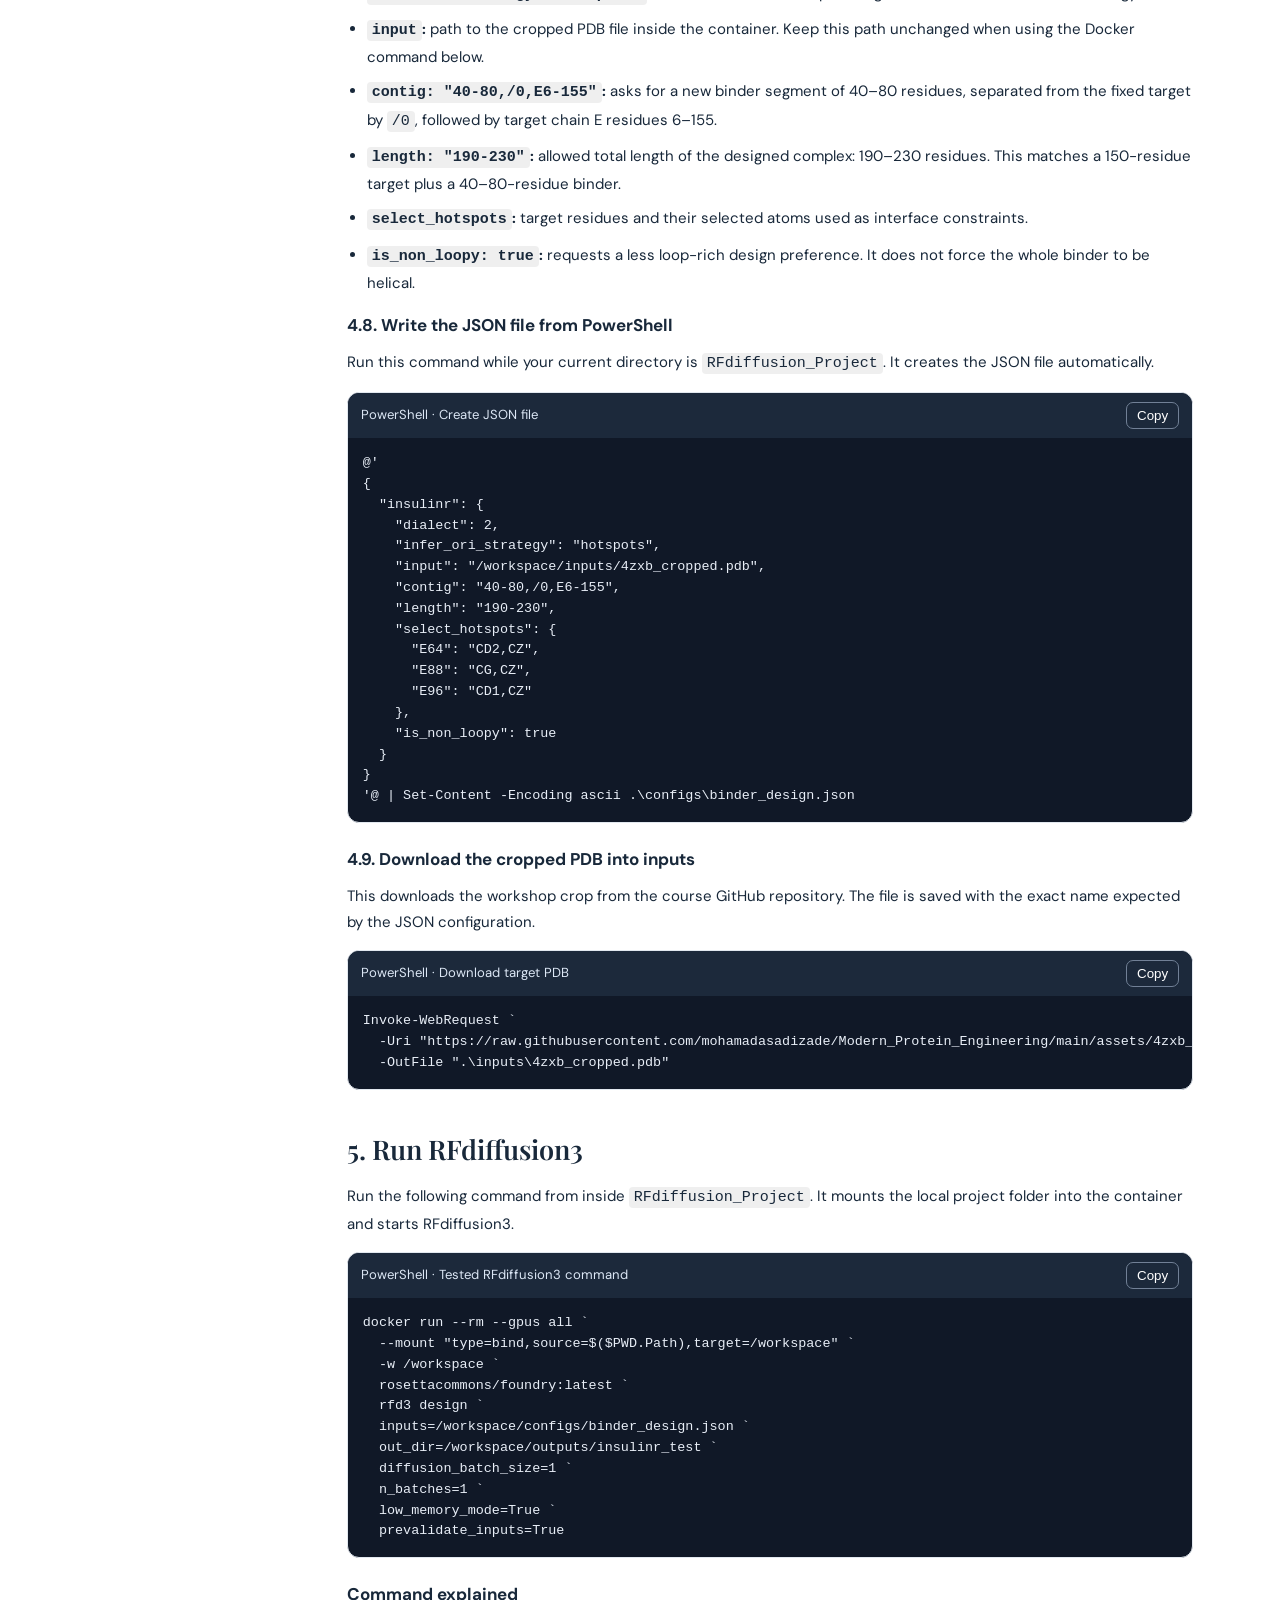
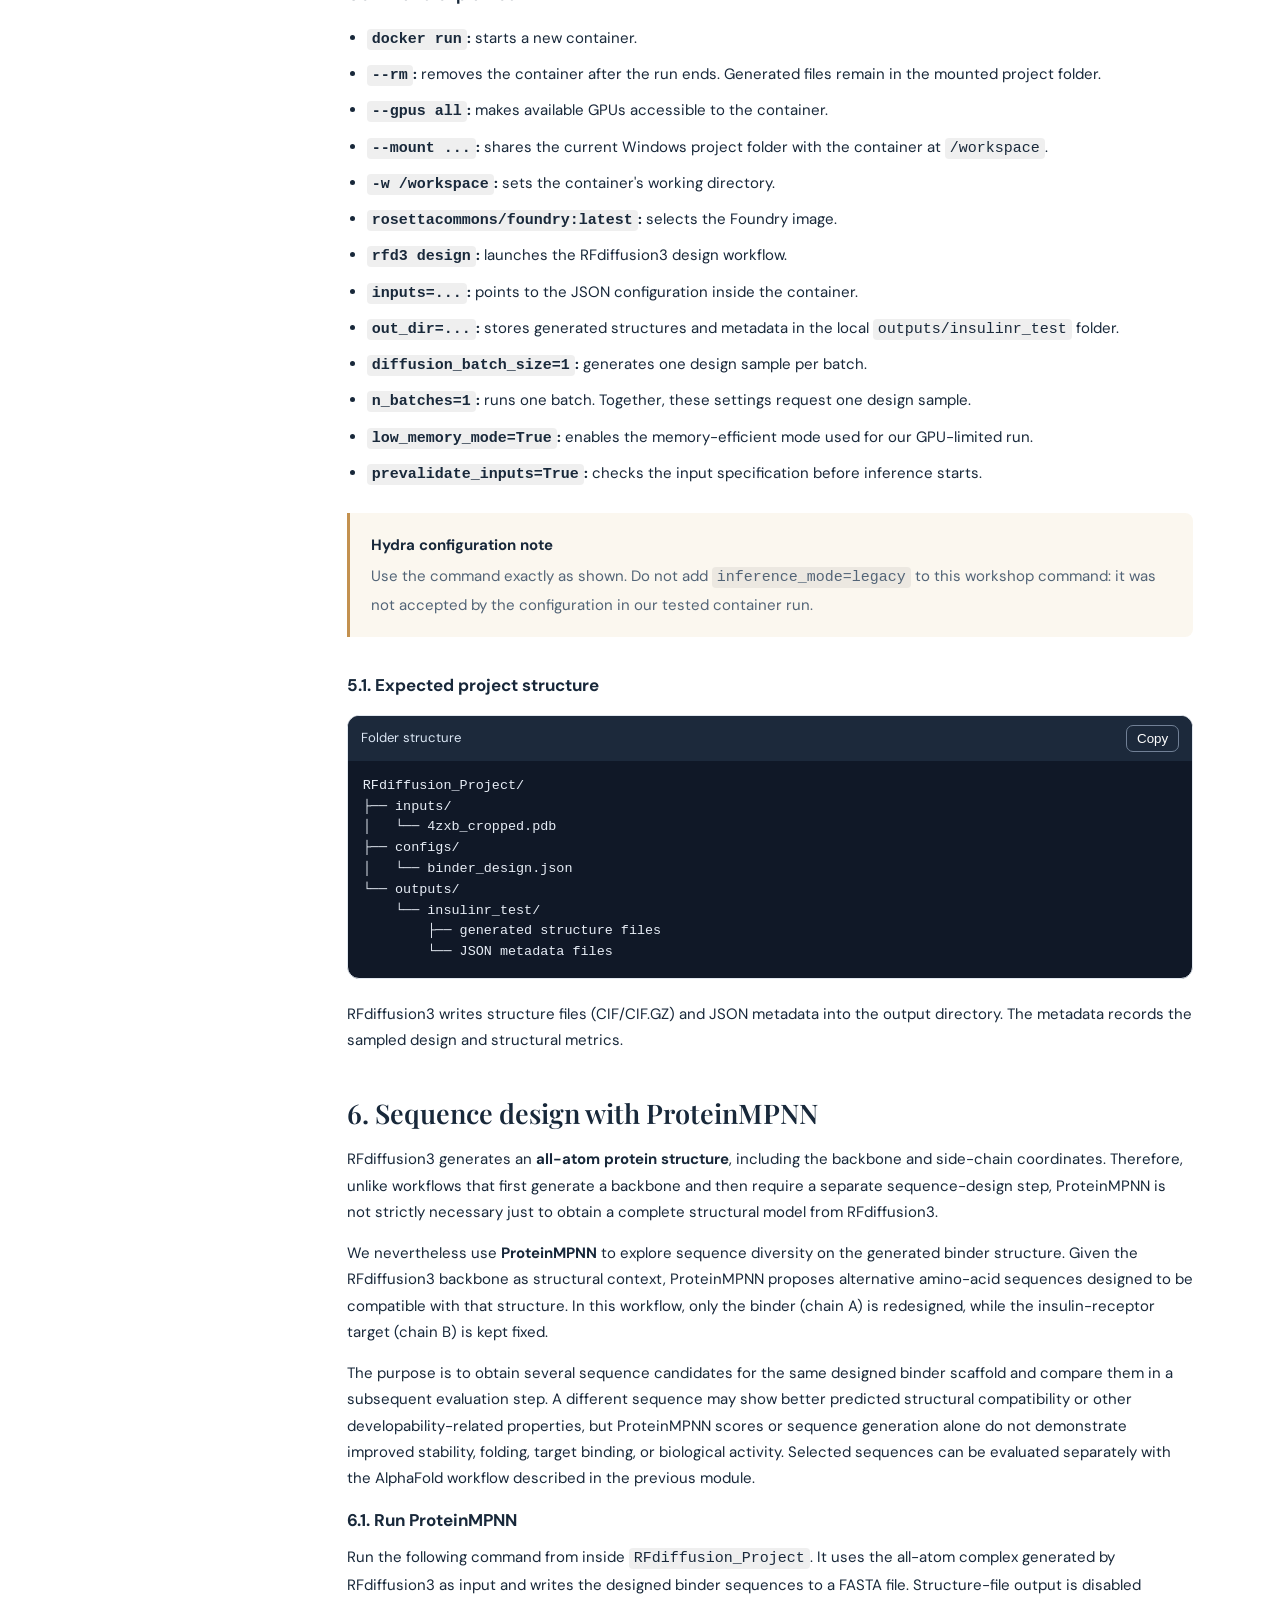
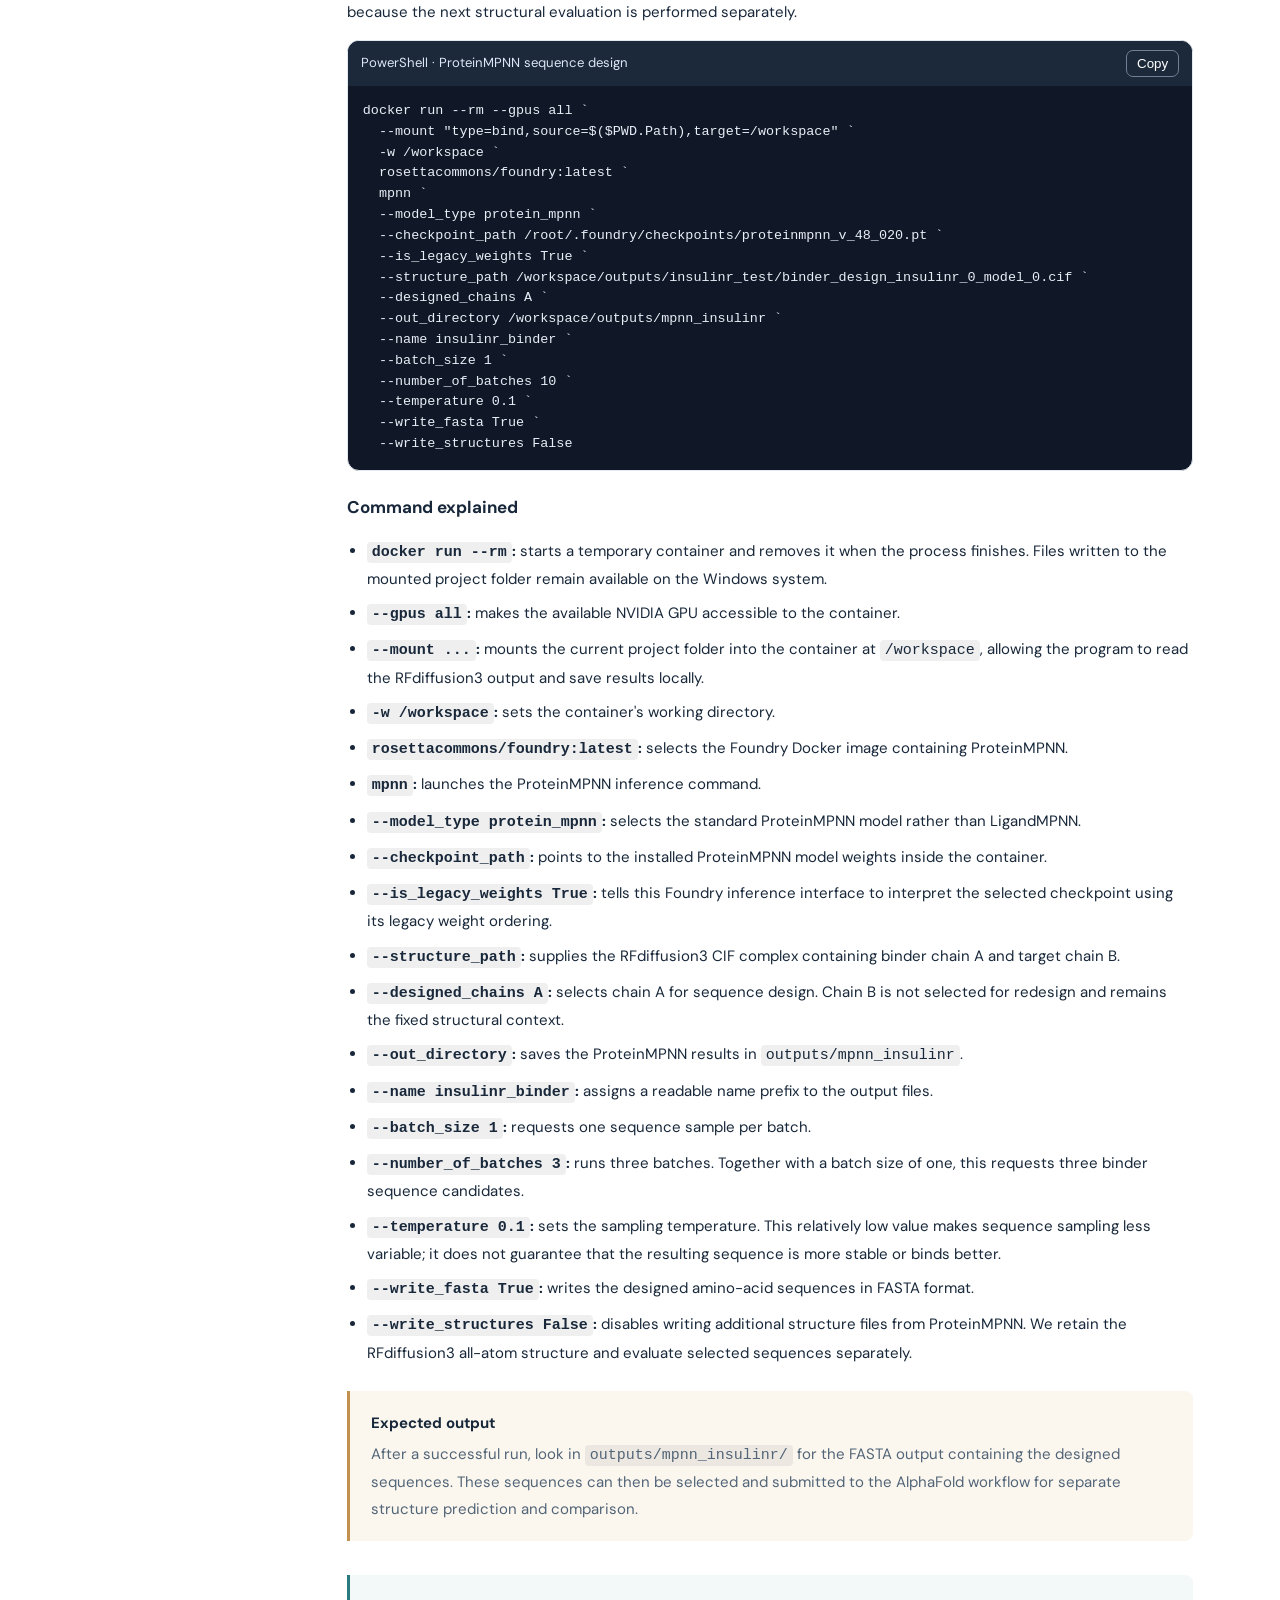
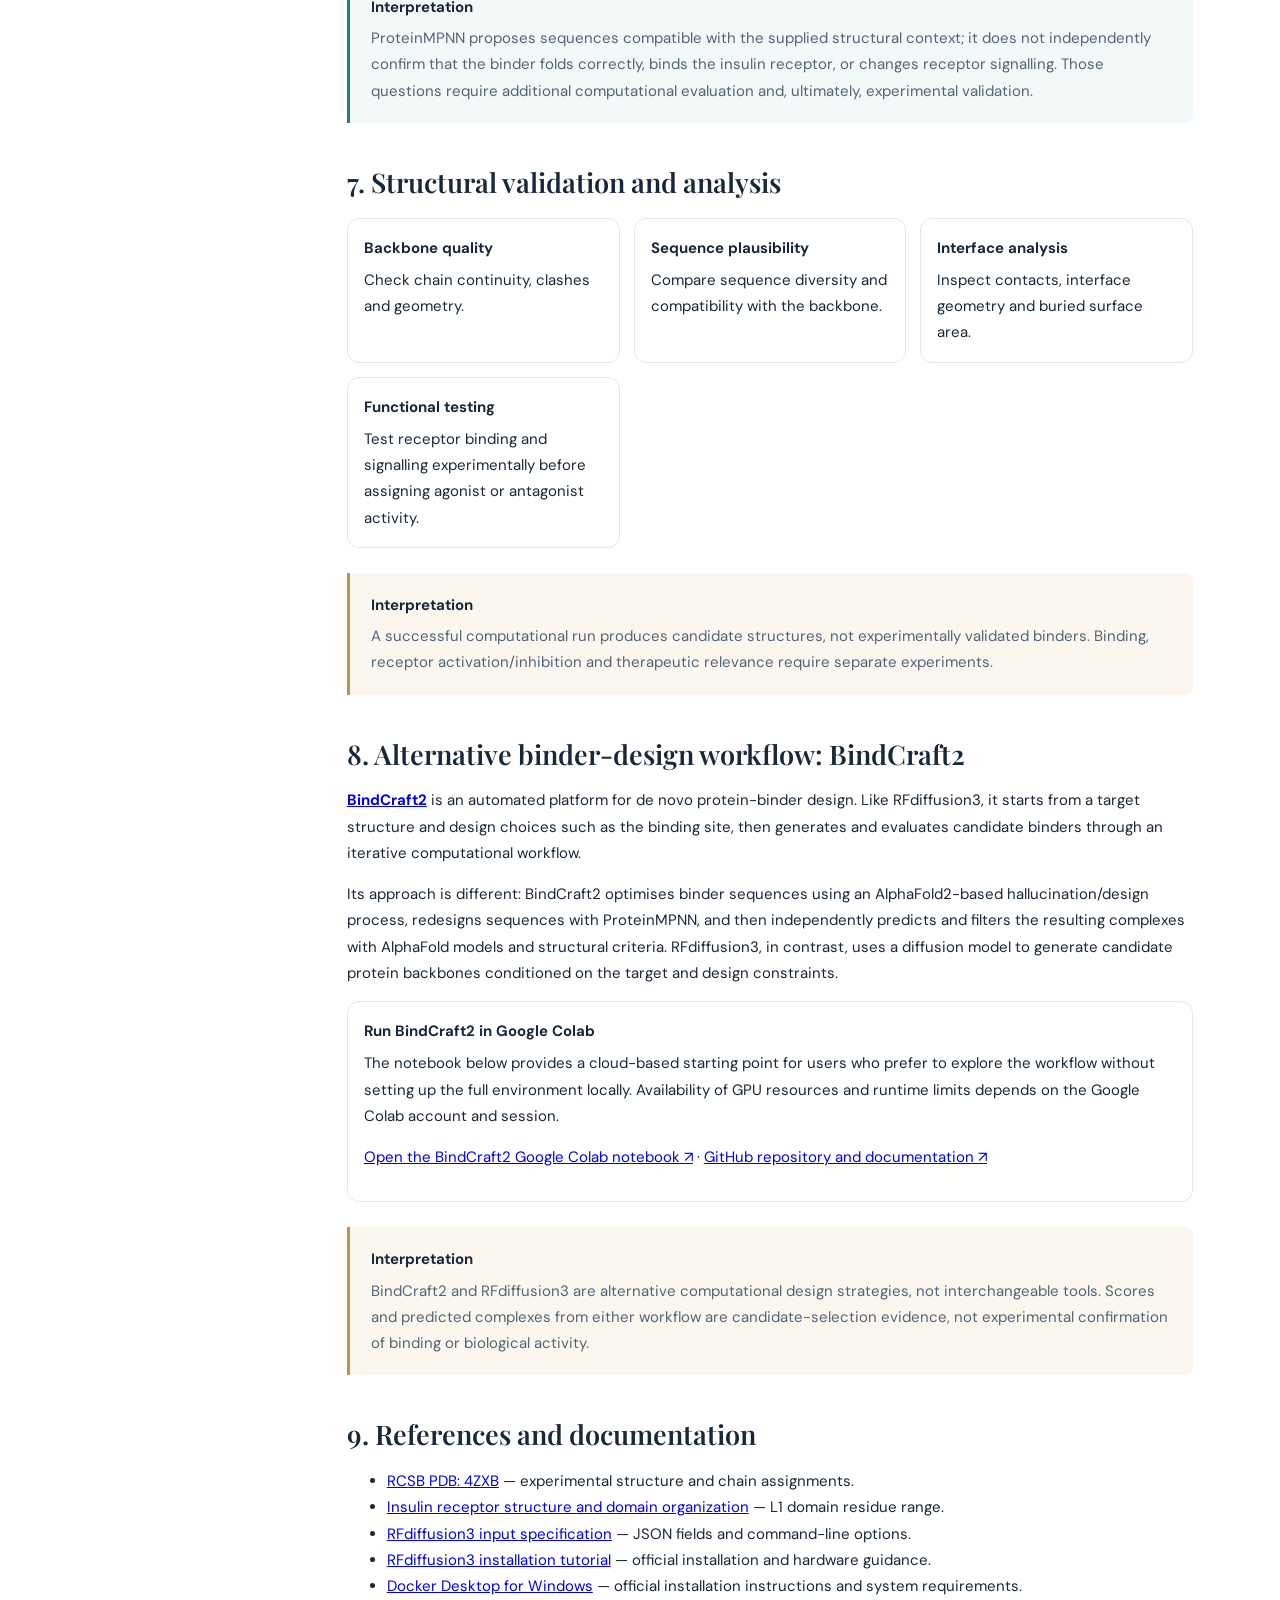
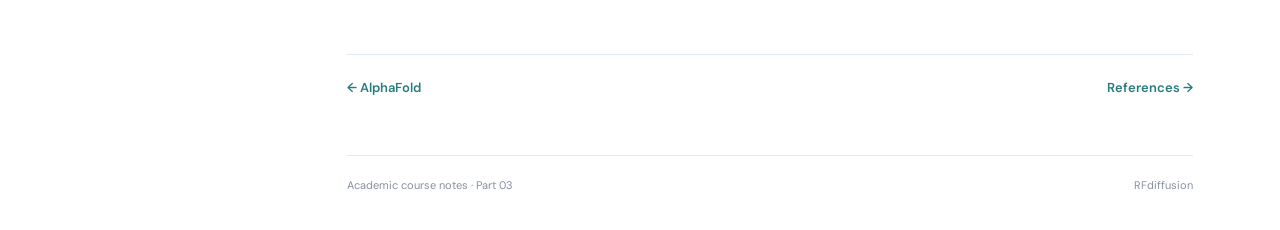
<file: rfdiffusion.html>
<!doctype html>
<html lang="en">
<head>
<meta charset="utf-8">
<meta name="viewport" content="width=device-width, initial-scale=1">
<title>RFdiffusion | Computational Protein Design</title>
<link rel="stylesheet" href="assets/style.css">
<style>
/* Page-specific additions; the site's shared stylesheet remains unchanged. */
.protocol-grid{display:grid;grid-template-columns:repeat(auto-fit,minmax(220px,1fr));gap:14px;margin:18px 0}
.protocol-card{padding:16px;border:1px solid var(--line,#dfe5ec);border-radius:12px;background:var(--surface,#fff)}
.protocol-card strong{display:block;margin-bottom:6px}
.code-panel{margin:14px 0 22px;border:1px solid var(--line,#dfe5ec);border-radius:12px;overflow:hidden;background:#101827;color:#e8eef7}
.code-panel .code-head{display:flex;justify-content:space-between;align-items:center;gap:12px;padding:9px 13px;background:#1c293b;color:#dce7f5;font-size:.82rem}
.code-panel button{border:1px solid #718096;border-radius:7px;padding:5px 10px;background:transparent;color:#fff;cursor:pointer}
.code-panel pre{margin:0;padding:15px;overflow-x:auto;white-space:pre;font-size:.84rem;line-height:1.55}
.code-panel code{font-family:Consolas,"Courier New",monospace}
.explain-list{padding-left:20px}
.explain-list li{margin:8px 0}
.chain-table{width:100%;border-collapse:collapse;margin:14px 0}
.chain-table th,.chain-table td{padding:10px;border-bottom:1px solid var(--line,#dfe5ec);text-align:left;vertical-align:top}
.chain-table th{font-weight:700}
.schematic-figure{margin:18px 0;padding:12px;border:1px solid var(--line,#dfe5ec);border-radius:14px;background:var(--surface,#fff);text-align:center}
.schematic-figure img{display:block;width:100%;height:auto;max-height:760px;object-fit:contain;border-radius:8px}
.schematic-figure figcaption{margin-top:9px;font-size:.88rem;color:var(--muted,#64748b)}
.step-number{display:inline-grid;place-items:center;width:26px;height:26px;border-radius:50%;background:var(--accent,#315f9b);color:white;font-size:.82rem;margin-right:8px}
.small-note{font-size:.9rem;color:var(--muted,#64748b)}
.inline-code{font-family:Consolas,monospace;background:rgba(127,127,127,.12);padding:2px 5px;border-radius:4px}
@media(max-width:700px){.chain-table{font-size:.88rem}.chain-table th,.chain-table td{padding:7px}.code-panel pre{font-size:.77rem}}
</style>
</head>
<body>
<header class="topbar">
  <a class="brand" href="index.html"><span class="brand-mark">P</span><span>Protein Design<br><small>ACADEMIC COURSE NOTES</small></span></a>
  <button class="menu-toggle" aria-label="Toggle navigation" aria-expanded="false">☰</button>
  <nav class="top-links"><a href="index.html">Overview</a><a href="references.html">References</a></nav>
</header>
<div class="layout">
<aside class="sidebar">
  <div class="side-label">COURSE CONTENTS</div><a class="side-link" href="index.html">Overview</a>
  <div class="side-label">01 · FOUNDATIONS</div><a class="side-link" href="foundations.html">Foundations</a>
  <div class="side-label">02 · ALPHAFOLD</div><a class="side-link" href="alphafold.html">AlphaFold module</a>
  <div class="side-label">03 · RFDIFFUSION</div>
  <a class="side-link" href="#binding-sites">Binding-site prediction</a>
  <a class="side-link" href="#theory">Diffusion design theory</a>
  <a class="side-link active" href="#target">Insulin receptor binder design</a>
  <a class="side-link" href="#setup">Installation & setup</a>
  <a class="side-link" href="#run">Run RFdiffusion3</a>
  <a class="side-link" href="#mpnn">ProteinMPNN</a>
  <a class="side-link" href="#validation">Validation & analysis</a>
  <a class="side-link" href="references.html">References</a>
</aside>

<main class="content">
<div class="breadcrumb">COURSE / 03 RFDIFFUSION</div>
<div class="section-kicker">PART 03 · GENERATIVE PROTEIN DESIGN</div>
<h1>De novo protein<br><em>binder design</em></h1>
<p class="lead">A practical workflow for designing candidate binders against the L1 region of the human insulin receptor using RFdiffusion3.</p>

<section id="binding-sites">
<h2>1. Protein-binding sites and interface residues</h2>
<p>Protein binders recognize a specific surface on a target protein. In this workflow, selected target residues act as <b>hotspots</b> that guide the placement and orientation of a newly generated binder. If the binding interface is already known from the literature or structural studies, those residues can be selected directly. If it is unknown, <a href="https://pesto.epfl.ch/" target="_blank" rel="noopener"><b>PeSTo</b></a> can help identify candidate interaction-interface residues from a protein structure.</p>
<div class="protocol-card">
  <strong>PeSTo — protein interface prediction</strong>
  <p>PeSTo (Protein Structure Transformer) is a geometric deep-learning method that analyses the 3D arrangement of protein atoms and predicts, at residue level, which regions are likely to participate in molecular interactions. Its scores help prioritise candidate interface residues when experimental or literature evidence is unavailable.</p>
  <p><a href="https://pesto.epfl.ch/" target="_blank" rel="noopener">Open the PeSTo web server ↗</a> · <a href="https://www.nature.com/articles/s41467-023-37701-8" target="_blank" rel="noopener">Read the research paper ↗</a></p>
</div>
<div class="callout"><strong>Important</strong><p>PeSTo predicts likely interaction interfaces; its residue scores are not experimental proof of binding and do not necessarily identify energetic hotspots. Hotspot conditioning guides computational design, but it does not prove that a candidate will bind or change receptor activity.</p></div>
</section>

<section id="theory">
<h2>2. How diffusion models generate protein backbones</h2>
<p>RFdiffusion3 iteratively refines a noisy structural representation into a candidate protein structure while following the supplied target and design constraints.</p>
<div class="diagram">
  <div class="diagram-node">Target structure + hotspot constraints</div><div class="diagram-down">↓</div>
  <div class="diagram-node">Initial noisy representation</div><div class="diagram-down">↓</div>
  <div class="diagram-node accent-node">Iterative denoising by RFdiffusion3</div><div class="diagram-down">↓</div>
  <div class="diagram-node">Candidate binder structure</div>
</div>
<p>The output is a computational candidate. Experimental binding and functional assays are required to establish biological activity.</p>
</section>

<section id="target">
<h2>3. Design target: human insulin receptor (INSR)</h2>
<p>Our target is the <b>L1 domain region</b> of the human insulin receptor extracellular domain. The aim is to generate a candidate protein binder against this surface. Depending on its binding epitope and geometry, a binder could be investigated as a receptor modulator, a molecular recognition reagent, or a research tool for detecting/localising the receptor.</p>
<p>Possible therapeutic directions are hypotheses, not conclusions: receptor agonism or positive modulation may be explored in selected metabolic contexts, while receptor inhibition may be relevant to specific research or disease settings. INSR is also studied in cancer biology because insulin/IGF-related signalling can support tumour growth in some contexts. A binder against L1 cannot be assumed to be an agonist, antagonist, diagnostic reagent, or cancer treatment without dedicated experiments.</p>

<div class="protocol-grid">
  <div class="protocol-card"><strong>Target</strong>Human insulin receptor (INSR)</div>
  <div class="protocol-card"><strong>Target region</strong>L1 domain region, chain E residues 6–155</div>
  <div class="protocol-card"><strong>Design method</strong>RFdiffusion3 conditional binder design</div>
</div>

<h3>3.1. Starting structure: PDB 4ZXB</h3>
<p><a href="https://www.rcsb.org/structure/4ZXB" target="_blank" rel="noopener">PDB 4ZXB</a> is an X-ray structure of the human insulin receptor ectodomain in complex with four Fab molecules. The asymmetric unit contains five unique protein chains:</p>
<table class="chain-table">
<thead><tr><th>Chain</th><th>Identity</th><th>Length</th></tr></thead>
<tbody>
<tr><td>A</td><td>Fab 83-7 heavy chain</td><td>219 aa</td></tr>
<tr><td>B</td><td>Fab 83-7 light chain</td><td>219 aa</td></tr>
<tr><td>C</td><td>Fab 83-14 heavy chain</td><td>220 aa</td></tr>
<tr><td>D</td><td>Fab 83-14 light chain</td><td>214 aa</td></tr>
<tr><td><b>E</b></td><td><b>Human insulin receptor (INSR)</b></td><td><b>894 aa</b></td></tr>
</tbody>
</table>
<p>Our target is <b>chain E</b>, not any of the antibody chains. We use residues <b>E6–E155</b> as the target crop. This is 150 amino acids inclusive and corresponds to the N-terminal L1-domain region of the receptor ectodomain.</p>

<h3>3.2. Target schematic</h3>
<figure class="schematic-figure">
  <img src="assets/insulin_receptor_schematic.svg" alt="Schematic overview of the insulin receptor alpha and beta subunits, domain organization, and the L1 design target">
  <figcaption>Insulin receptor architecture and the L1 domain selected for binder design.</figcaption>
</figure>

<h3>3.3. Hotspot residues used in our design</h3>
<p>Three positions on chain E were selected as design hotspots. The listed atom names define the local atomic reference used by the input specification.</p>
<table class="chain-table">
<thead><tr><th>Target residue</th><th>Selected atoms</th><th>Role in this workflow</th></tr></thead>
<tbody>
<tr><td><b>E64</b></td><td>CD2, CZ</td><td>Hotspot constraint</td></tr>
<tr><td><b>E88</b></td><td>CG, CZ</td><td>Hotspot constraint</td></tr>
<tr><td><b>E96</b></td><td>CD1, CZ</td><td>Hotspot constraint</td></tr>
</tbody>
</table>
<div class="notice"><strong>Residue numbering</strong><p>These labels refer to the original PDB chain E numbering. Keep the chain ID and residue numbers consistent when preparing or replacing the cropped PDB file.</p></div>

<h3>3.4. Download the cropped target structure</h3>
<p>Download the exact cropped PDB used in this workshop. Save it in the project's <span class="inline-code">inputs/</span> folder as <span class="inline-code">4zxb_cropped.pdb</span>.</p>
<div class="resource-card">
  <div>
    <span class="resource-label">WORKSHOP INPUT FILE</span>
    <b><a href="assets/4zxb_cropped.pdb" download>Download 4zxb_cropped.pdb</a></b>
    <p>150-residue INSR target crop · chain E residues 6–155</p>
  </div>
  <span class="resource-icon" aria-hidden="true">↓</span>
</div>
</section>

<section id="setup">
<h2>4. Installation and computational setup</h2>
<h3>4.1. Minimum system requirements</h3>
<ul>
<li>64-bit Windows 10/11 system supported by Docker Desktop.</li>
<li>At least 8 GB system RAM for Docker Desktop; <b>16 GB RAM or more is recommended</b> for this protein-design workflow.</li>
<li>Hardware virtualization enabled. Docker Desktop uses WSL 2 as its recommended Linux backend on Windows; follow its installer prompts if setup is needed.</li>
<li>An NVIDIA GPU is strongly recommended. RFdiffusion3 documentation recommends around 3 GB or more of GPU memory as a practical starting point; larger structures and batches may need more.</li>
<li>Enough free disk space for the Docker image, model weights, inputs and generated structures.</li>
</ul>
<p class="small-note">These are practical recommendations, not a guarantee that every design will run on every machine. Runtime and memory use depend on the structure, batch size and hardware.</p>

<h3>4.2. Install Docker Desktop</h3>
<p>Download and install <b>Docker Desktop for Windows</b> using the official guide below. During installation, choose the <b>WSL 2</b> backend if the installer asks you to select one. On supported systems, Docker Desktop usually enables this backend by default.</p>
<p><a href="https://docs.docker.com/desktop/setup/install/windows-install/" target="_blank" rel="noopener">Download and install Docker Desktop for Windows ↗</a></p>
<div class="callout"><strong>Do I need to connect Docker to WSL manually?</strong><p>No separate PowerShell command is needed for this workshop. Docker Desktop manages its WSL 2 backend. Once Docker Desktop is open and shows that its engine is running, you can run the workshop's <span class="inline-code">docker</span> commands directly in Windows PowerShell. If the WSL 2 option was not selected during installation, open Docker Desktop → Settings → General and enable <b>Use the WSL 2 based engine</b>, then apply the change.</p></div>

<h3>4.3. Open PowerShell and check Docker</h3>
<p>Open PowerShell. The following command asks Docker to display its version information:</p>
<div class="code-panel"><div class="code-head"><span>PowerShell · Docker version</span><button type="button" class="copy-code">Copy</button></div><pre><code>docker --version</code></pre></div>

<h3>4.4. Download the Foundry Docker image</h3>
<p>We use the official RosettaCommons Foundry image, which includes RFdiffusion3 and other protein-design tools.</p>
<div class="code-panel"><div class="code-head"><span>PowerShell · Download image</span><button type="button" class="copy-code">Copy</button></div><pre><code>docker pull rosettacommons/foundry:latest</code></pre></div>
<div class="callout"><strong>Download tip</strong><p>If the download is interrupted, run the same command again. Docker reuses layers that have already been downloaded successfully and fetches any missing layers.</p></div>

<h3>4.5. Create the project folders on your Desktop</h3>
<p>This command creates the project directory and its three subfolders: <span class="inline-code">inputs</span>, <span class="inline-code">configs</span> and <span class="inline-code">outputs</span>.</p>
<div class="code-panel"><div class="code-head"><span>PowerShell · Create folders</span><button type="button" class="copy-code">Copy</button></div><pre><code>$project = "$HOME\Desktop\RFdiffusion_Project"
New-Item -ItemType Directory -Force -Path `
  "$project\inputs", `
  "$project\configs", `
  "$project\outputs"</code></pre></div>

<h3>4.6. Move into the project directory</h3>
<div class="code-panel"><div class="code-head"><span>PowerShell · Change directory</span><button type="button" class="copy-code">Copy</button></div><pre><code>Set-Location "$HOME\Desktop\RFdiffusion_Project"</code></pre></div>

<h3>4.7. Create the RFdiffusion3 input JSON</h3>
<p>Create a file named <span class="inline-code">binder_design.json</span> inside <span class="inline-code">configs/</span>. The JSON below is the configuration used in our tested run.</p>
<div class="code-panel"><div class="code-head"><span>JSON · configs/binder_design.json</span><button type="button" class="copy-code">Copy</button></div><pre><code>{
  "insulinr": {
    "dialect": 2,
    "infer_ori_strategy": "hotspots",
    "input": "/workspace/inputs/4zxb_cropped.pdb",
    "contig": "40-80,/0,E6-155",
    "length": "190-230",
    "select_hotspots": {
      "E64": "CD2,CZ",
      "E88": "CG,CZ",
      "E96": "CD1,CZ"
    },
    "is_non_loopy": true
  }
}</code></pre></div>

<h3>What does each setting mean?</h3>
<ul class="explain-list">
<li><b><span class="inline-code">insulinr</span>:</b> name of this design example. You may rename it, but keep the JSON structure valid.</li>
<li><b><span class="inline-code">dialect: 2</span>:</b> selects the input-specification format used by this workflow.</li>
<li><b><span class="inline-code">infer_ori_strategy: "hotspots"</span>:</b> uses the selected hotspots to guide the binder orientation strategy.</li>
<li><b><span class="inline-code">input</span>:</b> path to the cropped PDB file inside the container. Keep this path unchanged when using the Docker command below.</li>
<li><b><span class="inline-code">contig: "40-80,/0,E6-155"</span>:</b> asks for a new binder segment of 40–80 residues, separated from the fixed target by <span class="inline-code">/0</span>, followed by target chain E residues 6–155.</li>
<li><b><span class="inline-code">length: "190-230"</span>:</b> allowed total length of the designed complex: 190–230 residues. This matches a 150-residue target plus a 40–80-residue binder.</li>
<li><b><span class="inline-code">select_hotspots</span>:</b> target residues and their selected atoms used as interface constraints.</li>
<li><b><span class="inline-code">is_non_loopy: true</span>:</b> requests a less loop-rich design preference. It does not force the whole binder to be helical.</li>
</ul>

<h3>4.8. Write the JSON file from PowerShell</h3>
<p>Run this command while your current directory is <span class="inline-code">RFdiffusion_Project</span>. It creates the JSON file automatically.</p>
<div class="code-panel"><div class="code-head"><span>PowerShell · Create JSON file</span><button type="button" class="copy-code">Copy</button></div><pre><code>@'
{
  "insulinr": {
    "dialect": 2,
    "infer_ori_strategy": "hotspots",
    "input": "/workspace/inputs/4zxb_cropped.pdb",
    "contig": "40-80,/0,E6-155",
    "length": "190-230",
    "select_hotspots": {
      "E64": "CD2,CZ",
      "E88": "CG,CZ",
      "E96": "CD1,CZ"
    },
    "is_non_loopy": true
  }
}
'@ | Set-Content -Encoding ascii .\configs\binder_design.json</code></pre></div>

<h3>4.9. Download the cropped PDB into inputs</h3>
<p>This downloads the workshop crop from the course GitHub repository. The file is saved with the exact name expected by the JSON configuration.</p>
<div class="code-panel"><div class="code-head"><span>PowerShell · Download target PDB</span><button type="button" class="copy-code">Copy</button></div><pre><code>Invoke-WebRequest `
  -Uri "https://raw.githubusercontent.com/mohamadasadizade/Modern_Protein_Engineering/main/assets/4zxb_cropped.pdb" `
  -OutFile ".\inputs\4zxb_cropped.pdb"</code></pre></div>
</section>

<section id="run">
<h2>5. Run RFdiffusion3</h2>
<p>Run the following command from inside <span class="inline-code">RFdiffusion_Project</span>. It mounts the local project folder into the container and starts RFdiffusion3.</p>
<div class="code-panel"><div class="code-head"><span>PowerShell · Tested RFdiffusion3 command</span><button type="button" class="copy-code">Copy</button></div><pre><code>docker run --rm --gpus all `
  --mount "type=bind,source=$($PWD.Path),target=/workspace" `
  -w /workspace `
  rosettacommons/foundry:latest `
  rfd3 design `
  inputs=/workspace/configs/binder_design.json `
  out_dir=/workspace/outputs/insulinr_test `
  diffusion_batch_size=1 `
  n_batches=1 `
  low_memory_mode=True `
  prevalidate_inputs=True</code></pre></div>

<h3>Command explained</h3>
<ul class="explain-list">
<li><b><span class="inline-code">docker run</span>:</b> starts a new container.</li>
<li><b><span class="inline-code">--rm</span>:</b> removes the container after the run ends. Generated files remain in the mounted project folder.</li>
<li><b><span class="inline-code">--gpus all</span>:</b> makes available GPUs accessible to the container.</li>
<li><b><span class="inline-code">--mount ...</span>:</b> shares the current Windows project folder with the container at <span class="inline-code">/workspace</span>.</li>
<li><b><span class="inline-code">-w /workspace</span>:</b> sets the container's working directory.</li>
<li><b><span class="inline-code">rosettacommons/foundry:latest</span>:</b> selects the Foundry image.</li>
<li><b><span class="inline-code">rfd3 design</span>:</b> launches the RFdiffusion3 design workflow.</li>
<li><b><span class="inline-code">inputs=...</span>:</b> points to the JSON configuration inside the container.</li>
<li><b><span class="inline-code">out_dir=...</span>:</b> stores generated structures and metadata in the local <span class="inline-code">outputs/insulinr_test</span> folder.</li>
<li><b><span class="inline-code">diffusion_batch_size=1</span>:</b> generates one design sample per batch.</li>
<li><b><span class="inline-code">n_batches=1</span>:</b> runs one batch. Together, these settings request one design sample.</li>
<li><b><span class="inline-code">low_memory_mode=True</span>:</b> enables the memory-efficient mode used for our GPU-limited run.</li>
<li><b><span class="inline-code">prevalidate_inputs=True</span>:</b> checks the input specification before inference starts.</li>
</ul>
<div class="notice"><strong>Hydra configuration note</strong><p>Use the command exactly as shown. Do not add <span class="inline-code">inference_mode=legacy</span> to this workshop command: it was not accepted by the configuration in our tested container run.</p></div>

<h3>5.1. Expected project structure</h3>
<div class="code-panel"><div class="code-head"><span>Folder structure</span><button type="button" class="copy-code">Copy</button></div><pre><code>RFdiffusion_Project/
├── inputs/
│   └── 4zxb_cropped.pdb
├── configs/
│   └── binder_design.json
└── outputs/
    └── insulinr_test/
        ├── generated structure files
        └── JSON metadata files</code></pre></div>
<p>RFdiffusion3 writes structure files (CIF/CIF.GZ) and JSON metadata into the output directory. The metadata records the sampled design and structural metrics.</p>
</section>

<section id="mpnn">
<h2>6. Sequence design with ProteinMPNN</h2>
<p>RFdiffusion3 generates an <b>all-atom protein structure</b>, including the backbone and side-chain coordinates. Therefore, unlike workflows that first generate a backbone and then require a separate sequence-design step, ProteinMPNN is not strictly necessary just to obtain a complete structural model from RFdiffusion3.</p>
<p>We nevertheless use <b>ProteinMPNN</b> to explore sequence diversity on the generated binder structure. Given the RFdiffusion3 backbone as structural context, ProteinMPNN proposes alternative amino-acid sequences designed to be compatible with that structure. In this workflow, only the binder (chain A) is redesigned, while the insulin-receptor target (chain B) is kept fixed.</p>
<p>The purpose is to obtain several sequence candidates for the same designed binder scaffold and compare them in a subsequent evaluation step. A different sequence may show better predicted structural compatibility or other developability-related properties, but ProteinMPNN scores or sequence generation alone do not demonstrate improved stability, folding, target binding, or biological activity. Selected sequences can be evaluated separately with the AlphaFold workflow described in the previous module.</p>

<h3>6.1. Run ProteinMPNN</h3>
<p>Run the following command from inside <span class="inline-code">RFdiffusion_Project</span>. It uses the all-atom complex generated by RFdiffusion3 as input and writes the designed binder sequences to a FASTA file. Structure-file output is disabled because the next structural evaluation is performed separately.</p>
<div class="code-panel"><div class="code-head"><span>PowerShell · ProteinMPNN sequence design</span><button type="button" class="copy-code">Copy</button></div><pre><code>docker run --rm --gpus all `
  --mount "type=bind,source=$($PWD.Path),target=/workspace" `
  -w /workspace `
  rosettacommons/foundry:latest `
  mpnn `
  --model_type protein_mpnn `
  --checkpoint_path /root/.foundry/checkpoints/proteinmpnn_v_48_020.pt `
  --is_legacy_weights True `
  --structure_path /workspace/outputs/insulinr_test/binder_design_insulinr_0_model_0.cif `
  --designed_chains A `
  --out_directory /workspace/outputs/mpnn_insulinr `
  --name insulinr_binder `
  --batch_size 1 `
  --number_of_batches 10 `
  --temperature 0.1 `
  --write_fasta True `
  --write_structures False</code></pre></div>

<h3>Command explained</h3>
<ul class="explain-list">
<li><b><span class="inline-code">docker run --rm</span>:</b> starts a temporary container and removes it when the process finishes. Files written to the mounted project folder remain available on the Windows system.</li>
<li><b><span class="inline-code">--gpus all</span>:</b> makes the available NVIDIA GPU accessible to the container.</li>
<li><b><span class="inline-code">--mount ...</span>:</b> mounts the current project folder into the container at <span class="inline-code">/workspace</span>, allowing the program to read the RFdiffusion3 output and save results locally.</li>
<li><b><span class="inline-code">-w /workspace</span>:</b> sets the container's working directory.</li>
<li><b><span class="inline-code">rosettacommons/foundry:latest</span>:</b> selects the Foundry Docker image containing ProteinMPNN.</li>
<li><b><span class="inline-code">mpnn</span>:</b> launches the ProteinMPNN inference command.</li>
<li><b><span class="inline-code">--model_type protein_mpnn</span>:</b> selects the standard ProteinMPNN model rather than LigandMPNN.</li>
<li><b><span class="inline-code">--checkpoint_path</span>:</b> points to the installed ProteinMPNN model weights inside the container.</li>
<li><b><span class="inline-code">--is_legacy_weights True</span>:</b> tells this Foundry inference interface to interpret the selected checkpoint using its legacy weight ordering.</li>
<li><b><span class="inline-code">--structure_path</span>:</b> supplies the RFdiffusion3 CIF complex containing binder chain A and target chain B.</li>
<li><b><span class="inline-code">--designed_chains A</span>:</b> selects chain A for sequence design. Chain B is not selected for redesign and remains the fixed structural context.</li>
<li><b><span class="inline-code">--out_directory</span>:</b> saves the ProteinMPNN results in <span class="inline-code">outputs/mpnn_insulinr</span>.</li>
<li><b><span class="inline-code">--name insulinr_binder</span>:</b> assigns a readable name prefix to the output files.</li>
<li><b><span class="inline-code">--batch_size 1</span>:</b> requests one sequence sample per batch.</li>
<li><b><span class="inline-code">--number_of_batches 3</span>:</b> runs three batches. Together with a batch size of one, this requests three binder sequence candidates.</li>
<li><b><span class="inline-code">--temperature 0.1</span>:</b> sets the sampling temperature. This relatively low value makes sequence sampling less variable; it does not guarantee that the resulting sequence is more stable or binds better.</li>
<li><b><span class="inline-code">--write_fasta True</span>:</b> writes the designed amino-acid sequences in FASTA format.</li>
<li><b><span class="inline-code">--write_structures False</span>:</b> disables writing additional structure files from ProteinMPNN. We retain the RFdiffusion3 all-atom structure and evaluate selected sequences separately.</li>
</ul>

<div class="notice"><strong>Expected output</strong><p>After a successful run, look in <span class="inline-code">outputs/mpnn_insulinr/</span> for the FASTA output containing the designed sequences. These sequences can then be selected and submitted to the AlphaFold workflow for separate structure prediction and comparison.</p></div>
<div class="callout"><strong>Interpretation</strong><p>ProteinMPNN proposes sequences compatible with the supplied structural context; it does not independently confirm that the binder folds correctly, binds the insulin receptor, or changes receptor signalling. Those questions require additional computational evaluation and, ultimately, experimental validation.</p></div>
</section>

<section id="validation">
<h2>7. Structural validation and analysis</h2>
<div class="protocol-grid">
  <div class="protocol-card"><strong>Backbone quality</strong>Check chain continuity, clashes and geometry.</div>
  <div class="protocol-card"><strong>Sequence plausibility</strong>Compare sequence diversity and compatibility with the backbone.</div>
  <div class="protocol-card"><strong>Interface analysis</strong>Inspect contacts, interface geometry and buried surface area.</div>
  <div class="protocol-card"><strong>Functional testing</strong>Test receptor binding and signalling experimentally before assigning agonist or antagonist activity.</div>
</div>
<div class="notice"><strong>Interpretation</strong><p>A successful computational run produces candidate structures, not experimentally validated binders. Binding, receptor activation/inhibition and therapeutic relevance require separate experiments.</p></div>
</section>

<section id="bindcraft2">
<h2>8. Alternative binder-design workflow: BindCraft2</h2>
<p><a href="https://github.com/PacesaLab/BindCraft2" target="_blank" rel="noopener"><b>BindCraft2</b></a> is an automated platform for de novo protein-binder design. Like RFdiffusion3, it starts from a target structure and design choices such as the binding site, then generates and evaluates candidate binders through an iterative computational workflow.</p>
<p>Its approach is different: BindCraft2 optimises binder sequences using an AlphaFold2-based hallucination/design process, redesigns sequences with ProteinMPNN, and then independently predicts and filters the resulting complexes with AlphaFold models and structural criteria. RFdiffusion3, in contrast, uses a diffusion model to generate candidate protein backbones conditioned on the target and design constraints.</p>
<div class="protocol-card">
  <strong>Run BindCraft2 in Google Colab</strong>
  <p>The notebook below provides a cloud-based starting point for users who prefer to explore the workflow without setting up the full environment locally. Availability of GPU resources and runtime limits depends on the Google Colab account and session.</p>
  <p><a href="https://colab.research.google.com/github/PacesaLab/BindCraft2/blob/main/bindcraft.ipynb#scrollTo=CWmKACXhJowM" target="_blank" rel="noopener">Open the BindCraft2 Google Colab notebook ↗</a> · <a href="https://github.com/PacesaLab/BindCraft2" target="_blank" rel="noopener">GitHub repository and documentation ↗</a></p>
</div>
<div class="notice"><strong>Interpretation</strong><p>BindCraft2 and RFdiffusion3 are alternative computational design strategies, not interchangeable tools. Scores and predicted complexes from either workflow are candidate-selection evidence, not experimental confirmation of binding or biological activity.</p></div>
</section>

<section id="protocol-references">
<h2>9. References and documentation</h2>
<ul>
<li><a href="https://www.rcsb.org/structure/4ZXB" target="_blank" rel="noopener">RCSB PDB: 4ZXB</a> — experimental structure and chain assignments.</li>
<li><a href="https://www.ncbi.nlm.nih.gov/books/NBK279029/" target="_blank" rel="noopener">Insulin receptor structure and domain organization</a> — L1 domain residue range.</li>
<li><a href="https://github.com/RosettaCommons/foundry/blob/production/models/rfd3/docs/input.md" target="_blank" rel="noopener">RFdiffusion3 input specification</a> — JSON fields and command-line options.</li>
<li><a href="https://github.com/RosettaCommons/foundry/blob/production/models/rfd3/docs/tutorials/RFdiffusion3_installation_tutorial.md" target="_blank" rel="noopener">RFdiffusion3 installation tutorial</a> — official installation and hardware guidance.</li>
<li><a href="https://docs.docker.com/desktop/setup/install/windows-install/" target="_blank" rel="noopener">Docker Desktop for Windows</a> — official installation instructions and system requirements.</li>
</ul>
</section>
<div class="page-nav"><a href="alphafold.html">← AlphaFold</a><a href="references.html">References →</a></div>
<footer>Academic course notes · Part 03 <span>RFdiffusion</span></footer>
</main>
</div>
<script src="assets/site.js"></script>
<script>
document.querySelectorAll('.copy-code').forEach(function(button){
  button.addEventListener('click', async function(){
    const code = button.closest('.code-panel').querySelector('code').innerText;
    try {
      await navigator.clipboard.writeText(code);
      const old = button.textContent; button.textContent = 'Copied!';
      setTimeout(function(){ button.textContent = old; }, 1400);
    } catch (error) {
      button.textContent = 'Select and copy';
    }
  });
});
</script>
</body>
</html>
</file>
<file: assets/style.css>
@import url('https://fonts.googleapis.com/css2?family=DM+Mono:wght@400;500&family=DM+Sans:wght@400;500;600;700&family=Playfair+Display:ital,wght@0,600;0,700;1,600;1,700&display=swap');
:root{--ink:#18283a;--muted:#637286;--line:#e2e8ef;--paper:#fff;--wash:#f5f7fa;--teal:#287c80;--teal-light:#e7f2f1;--navy:#17283c}
*{box-sizing:border-box}html{scroll-behavior:smooth}body{margin:0;background:var(--paper);color:var(--ink);font:15px/1.75 'DM Sans',sans-serif}.topbar{height:72px;display:flex;align-items:center;justify-content:space-between;padding:0 max(28px,calc((100vw - 1440px)/2));border-bottom:1px solid var(--line);background:#fff;position:sticky;top:0;z-index:10}.brand{display:flex;align-items:center;gap:12px;text-decoration:none;color:var(--ink);font-weight:700;line-height:1.15;letter-spacing:.01em}.brand small{font:10px 'DM Mono',monospace;letter-spacing:.12em;color:var(--muted)}.brand-mark{width:37px;height:37px;border-radius:10px;background:var(--navy);color:#b8e1dc;display:grid;place-items:center;font:700 21px 'Playfair Display',serif}.top-links{display:flex;align-items:center;gap:27px}.top-links a{color:#536276;text-decoration:none;font-size:13px}.top-links a:hover,.github-link{color:var(--teal)!important}.menu-toggle{display:none;border:0;background:none;font-size:23px;color:var(--ink)}.layout{max-width:1440px;margin:auto;display:grid;grid-template-columns:270px minmax(0,1fr);min-height:calc(100vh - 72px)}.sidebar{border-right:1px solid var(--line);padding:35px 22px;position:sticky;top:72px;height:calc(100vh - 72px);overflow:auto;background:#fcfdfe}.side-label,.eyebrow,.section-kicker,.breadcrumb,.resource-label{font:10px 'DM Mono',monospace;letter-spacing:.13em;color:#8491a0}.side-label{margin:22px 0 9px 11px}.side-link{display:block;padding:7px 11px;border-radius:6px;color:#58677a;text-decoration:none;font-size:13px;margin:2px 0}.side-link:hover{background:#edf3f5;color:var(--teal)}.side-link.active{background:var(--teal-light);color:#21696d;font-weight:600}.content{max-width:1000px;width:100%;padding:55px clamp(28px,6vw,88px) 35px}.eyebrow,.breadcrumb{margin-bottom:18px}h1,h2,h3,p{margin-top:0}h1{font:600 clamp(38px,5vw,58px)/1.12 'Playfair Display',serif;letter-spacing:-.025em;margin-bottom:18px}h1 em{color:var(--teal);font-weight:600}h2{font:600 27px/1.25 'Playfair Display',serif;margin:0 0 16px}h3{font-size:17px;margin-bottom:8px}.lead{font-size:18px;line-height:1.65;color:#637286;max-width:720px;margin-bottom:30px}.hero-art{height:250px;border-radius:13px;margin:28px 0 32px;position:relative;overflow:hidden;background:radial-gradient(ellipse at 65% 40%,#315e72 0%,#203b52 36%,#15283b 76%);display:flex;align-items:center;justify-content:center}.hero-art:before,.hero-art:after{content:"";position:absolute;border:1px solid #8ccdc4;opacity:.25;border-radius:50%;width:330px;height:150px;transform:rotate(-25deg)}.hero-art:after{transform:rotate(35deg);width:430px;height:190px}.hero-orbit{position:absolute;border:1px solid #8ccdc4;border-radius:50%;width:360px;height:130px;opacity:.35}.orbit-one{transform:rotate(58deg)}.orbit-two{transform:rotate(-58deg)}.protein{position:absolute;width:135px;height:78px;border:9px solid #9bd8cb;border-radius:55% 35% 60% 40%;filter:drop-shadow(0 0 12px #7bbeb8);transform:rotate(28deg)}.protein-a{left:38%;top:32%;border-color:#b2e1d6}.protein-b{left:51%;top:42%;width:110px;height:60px;border-color:#d2a978;transform:rotate(-38deg)}.hero-caption{position:absolute;bottom:17px;left:22px;color:#c6d8df;font:10px 'DM Mono',monospace;letter-spacing:.18em}.callout,.notice{padding:19px 21px;border-left:3px solid var(--teal);background:#f3f8f8;border-radius:0 8px 8px 0;margin:25px 0 34px}.callout p,.notice p{margin:5px 0 0;color:#526477}.notice{background:#fbf7ef;border-color:#c3914f}.section-kicker{margin:42px 0 10px;color:var(--teal)}section{margin:43px 0}.cards{display:grid;grid-template-columns:repeat(3,1fr);gap:15px;margin-top:22px}.course-card{display:block;text-decoration:none;color:inherit;border:1px solid var(--line);border-radius:10px;padding:21px;min-height:245px;position:relative;transition:.2s}.course-card:hover{border-color:#8ebcba;transform:translateY(-2px);box-shadow:0 8px 25px #1c3d4b0c}.card-number{font:10px 'DM Mono',monospace;color:#8a97a5}.card-icon{display:block;font-size:28px;color:var(--teal);margin:14px 0}.course-card p{color:var(--muted);font-size:13px;line-height:1.65}.card-cta{font-size:12px;color:var(--teal);font-weight:700}.check-list{padding-left:20px;color:#526477}.check-list li{padding:5px 0}.concept-grid{display:grid;grid-template-columns:repeat(2,1fr);gap:12px;margin:20px 0}.concept{background:var(--wash);border:1px solid var(--line);border-radius:8px;padding:17px}.concept b{font-size:14px}.concept p{font-size:13px;color:var(--muted);margin:5px 0 0}.flow{display:flex;align-items:center;gap:12px;padding:16px;border:1px solid var(--line);border-radius:9px;margin:12px 0}.flow>div:not(.flow-arrow){flex:1;display:flex;flex-direction:column}.flow span{font:9px 'DM Mono',monospace;letter-spacing:.1em;color:var(--teal)}.flow b{font-size:13px}.flow small{font-size:11px;color:var(--muted)}.flow-arrow{color:var(--teal);font-size:21px}.diagram{max-width:560px;margin:25px auto;padding:20px;background:var(--wash);border:1px solid var(--line);border-radius:10px;text-align:center}.diagram-node{padding:12px 15px;background:#fff;border:1px solid #dce5eb;border-radius:7px;font-size:13px}.accent-node{background:var(--teal-light);border-color:#b7d7d3;color:#246a6d;font-weight:700}.diagram-down{color:var(--teal);font-size:20px;line-height:1.6}.resource-card{display:flex;justify-content:space-between;align-items:center;padding:19px;border:1px solid var(--line);border-radius:9px;margin:20px 0}.resource-card p{font-size:13px;color:var(--muted);margin:5px 0 0}.resource-label{display:block;margin-bottom:5px;color:var(--teal)}.resource-icon{font-size:24px;color:var(--teal)}.reference-list{display:grid;gap:10px}.reference-list a{display:grid;grid-template-columns:1fr auto;text-decoration:none;color:var(--ink);border:1px solid var(--line);border-radius:8px;padding:15px 18px}.reference-list a span{grid-column:1;color:var(--muted);font-size:12px}.reference-list a:hover{border-color:#8ebcba}.page-nav{display:flex;justify-content:space-between;border-top:1px solid var(--line);padding-top:22px;margin-top:55px}.page-nav a{color:var(--teal);text-decoration:none;font-size:13px;font-weight:600}footer{border-top:1px solid var(--line);margin-top:55px;padding:20px 0;color:#8491a0;font-size:11px;display:flex;justify-content:space-between}.breadcrumb{color:var(--teal)}
@media(max-width:850px){.layout{grid-template-columns:1fr}.sidebar{display:none;position:fixed;z-index:9;top:72px;left:0;bottom:0;width:285px;height:auto;box-shadow:8px 0 30px #14283a18}.sidebar.open{display:block}.menu-toggle{display:block}.top-links{gap:14px}.content{padding:38px 25px}.cards{grid-template-columns:1fr}.course-card{min-height:0}.hero-art{height:205px}}
@media(max-width:520px){.topbar{padding:0 17px}.top-links a:first-child{display:none}.content{padding:30px 19px}.lead{font-size:16px}.concept-grid{grid-template-columns:1fr}.flow{gap:6px;padding:10px}.flow b{font-size:11px}.flow small{font-size:10px}.flow-arrow{font-size:16px}footer{gap:12px;flex-direction:column}}
</file>
